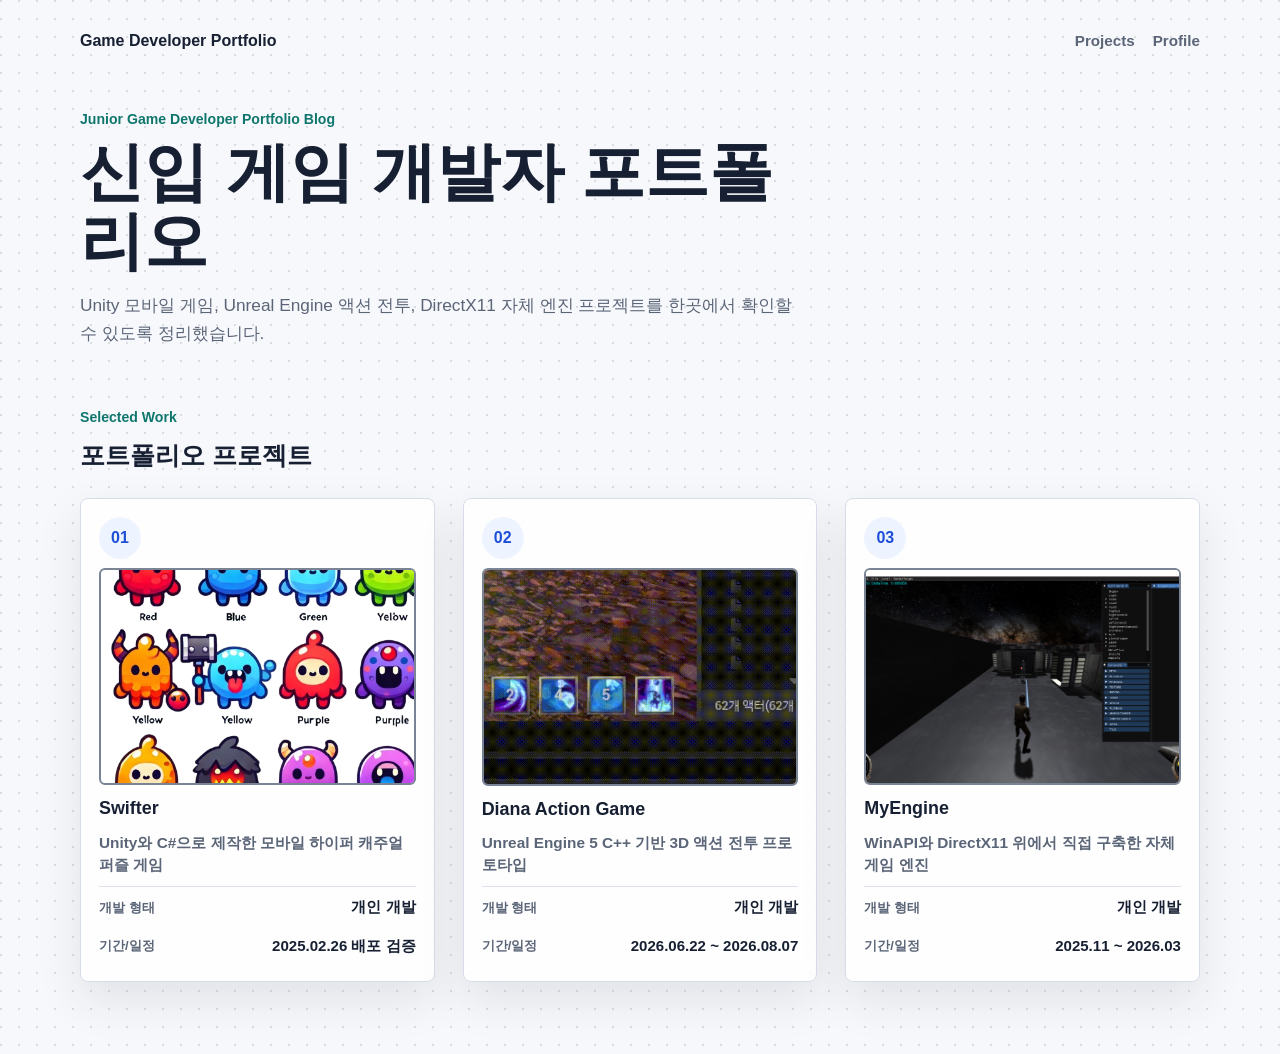
<file: index.html>
<!DOCTYPE html>
<html lang="ko">
<head>
  <meta charset="UTF-8">
  <meta name="viewport" content="width=device-width, initial-scale=1.0">
  <title>신입 개발자 게임 개발 포트폴리오</title>
  <meta name="description" content="Unity, Unreal Engine, DirectX11 프로젝트를 정리한 신입 개발자 포트폴리오 블로그">
  <link rel="stylesheet" href="assets/css/style.css">
</head>
<body>
  <header class="site-header">
    <nav class="nav" aria-label="주요 메뉴">
      <a class="logo" href="index.html">Game Developer Portfolio</a>
      <div class="nav-links">
        <a href="#projects">Projects</a>
        <a href="#profile">Profile</a>
      </div>
    </nav>

    <section class="intro" id="profile">
      <p class="eyebrow">Junior Game Developer Portfolio Blog</p>
      <h1>신입 게임 개발자 포트폴리오</h1>
      <p class="intro-copy">
        Unity 모바일 게임, Unreal Engine 액션 전투, DirectX11 자체 엔진 프로젝트를 한곳에서 확인할 수 있도록 정리했습니다.
      </p>
    </section>
  </header>

  <main>
    <section class="project-section" id="projects" aria-labelledby="projects-title">
      <div class="section-heading">
        <p class="eyebrow">Selected Work</p>
        <h2 id="projects-title">포트폴리오 프로젝트</h2>
      </div>

      <div class="project-grid">
        <a class="project-card" href="projects/Swifter_Portfolio.html" aria-label="Swifter 포트폴리오 상세 보기">
          <span class="project-number">01</span>
          <img src="Image/Swifter_Portfolio/Character-Image.png" alt="Swifter 캐릭터 썸네일 이미지">
          <span class="project-title">Swifter</span>
          <span class="project-summary">Unity와 C#으로 제작한 모바일 하이퍼 캐주얼 퍼즐 게임</span>
          <span class="project-meta"><strong>개발 형태</strong>개인 개발</span>
          <span class="project-meta"><strong>기간/일정</strong>2025.02.26 배포 검증</span>
        </a>

        <a class="project-card" href="projects/Diana_Action_Game.html" aria-label="Diana Action Game 포트폴리오 상세 보기">
          <span class="project-number">02</span>
          <img src="Image/Diana_Action_Game/skill-cool-ui-cooldown-crop.png" alt="Diana Action Game 전투 UI 썸네일 이미지">
          <span class="project-title">Diana Action Game</span>
          <span class="project-summary">Unreal Engine 5 C++ 기반 3D 액션 전투 프로토타입</span>
          <span class="project-meta"><strong>개발 형태</strong>개인 개발</span>
          <span class="project-meta"><strong>기간/일정</strong>2026.06.22 ~ 2026.08.07</span>
        </a>

        <a class="project-card" href="projects/MyEngine.html" aria-label="MyEngine 포트폴리오 상세 보기">
          <span class="project-number">03</span>
          <img src="Image/MyEngine/01_cover_overview.png" alt="MyEngine 실행 화면 썸네일 이미지">
          <span class="project-title">MyEngine</span>
          <span class="project-summary">WinAPI와 DirectX11 위에서 직접 구축한 자체 게임 엔진</span>
          <span class="project-meta"><strong>개발 형태</strong>개인 개발</span>
          <span class="project-meta"><strong>기간/일정</strong>2025.11 ~ 2026.03</span>
        </a>
      </div>
    </section>
  </main>
</body>
</html>
</file>
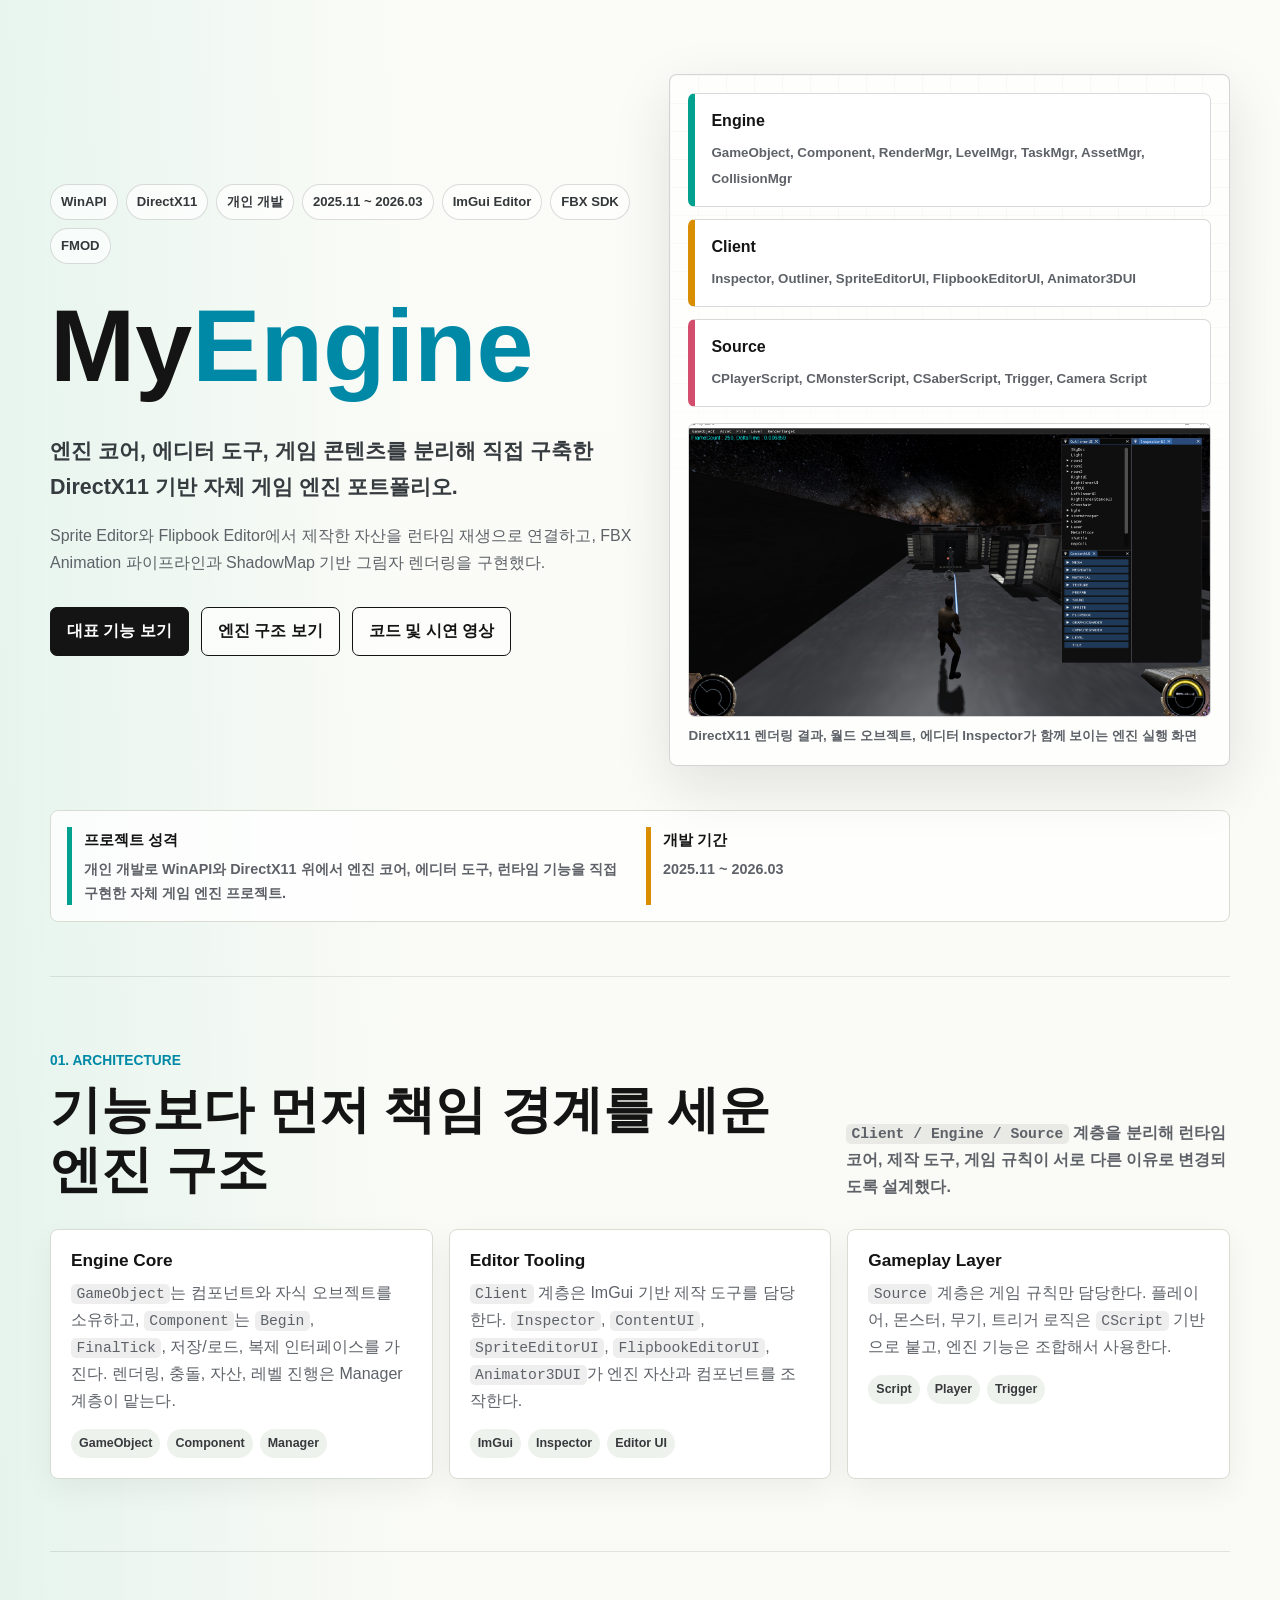
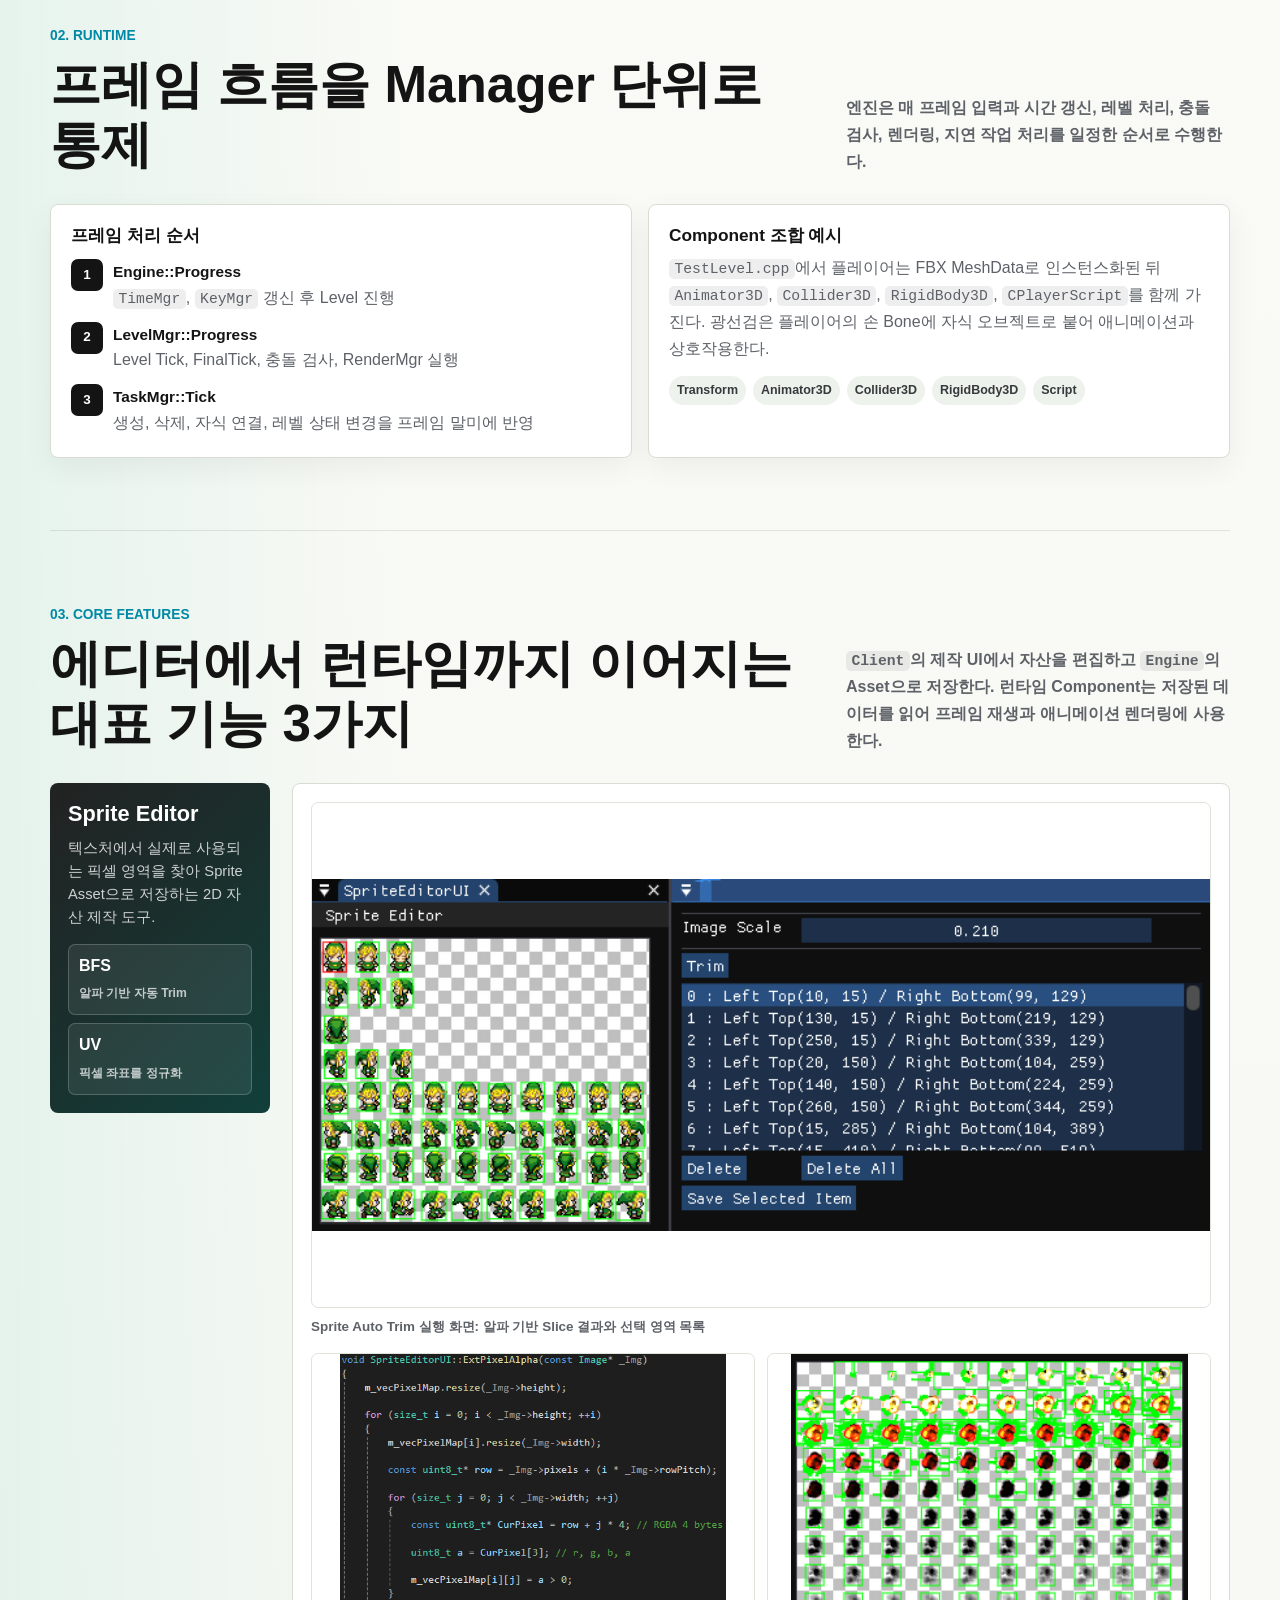
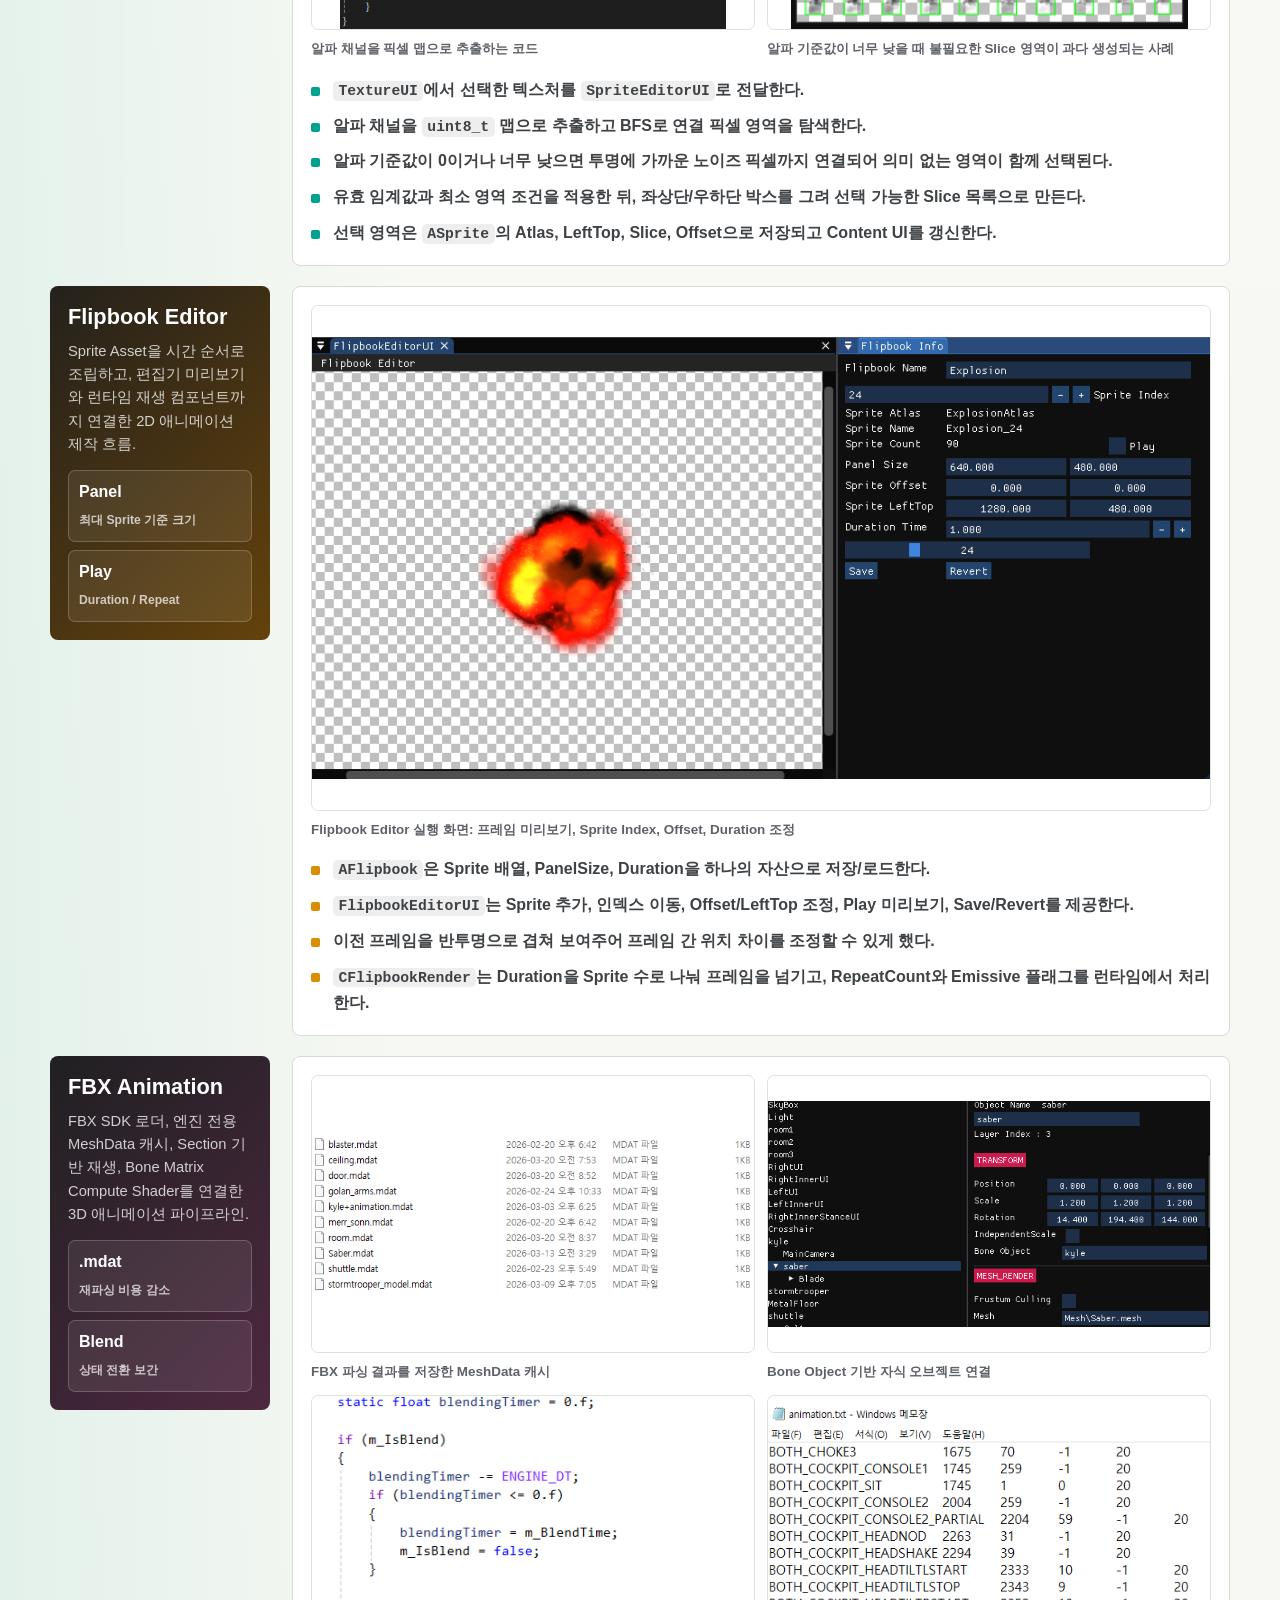
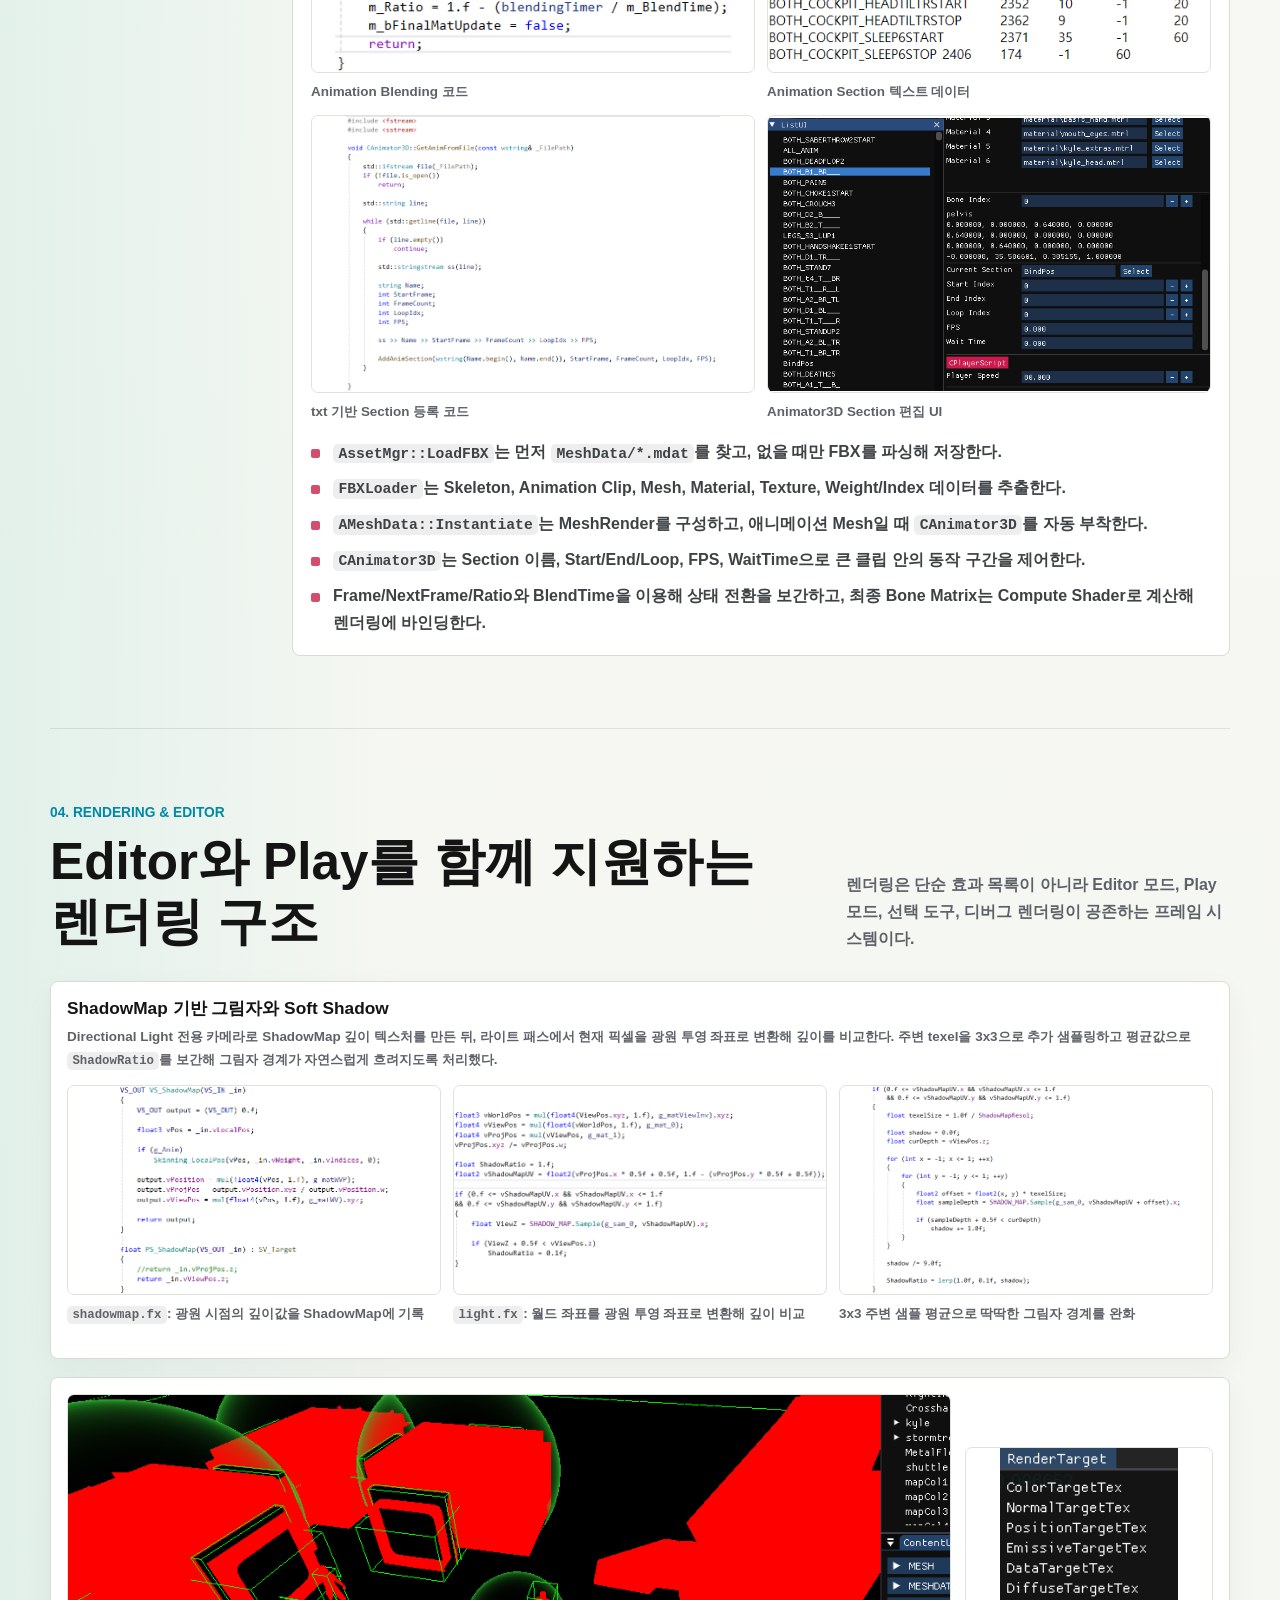
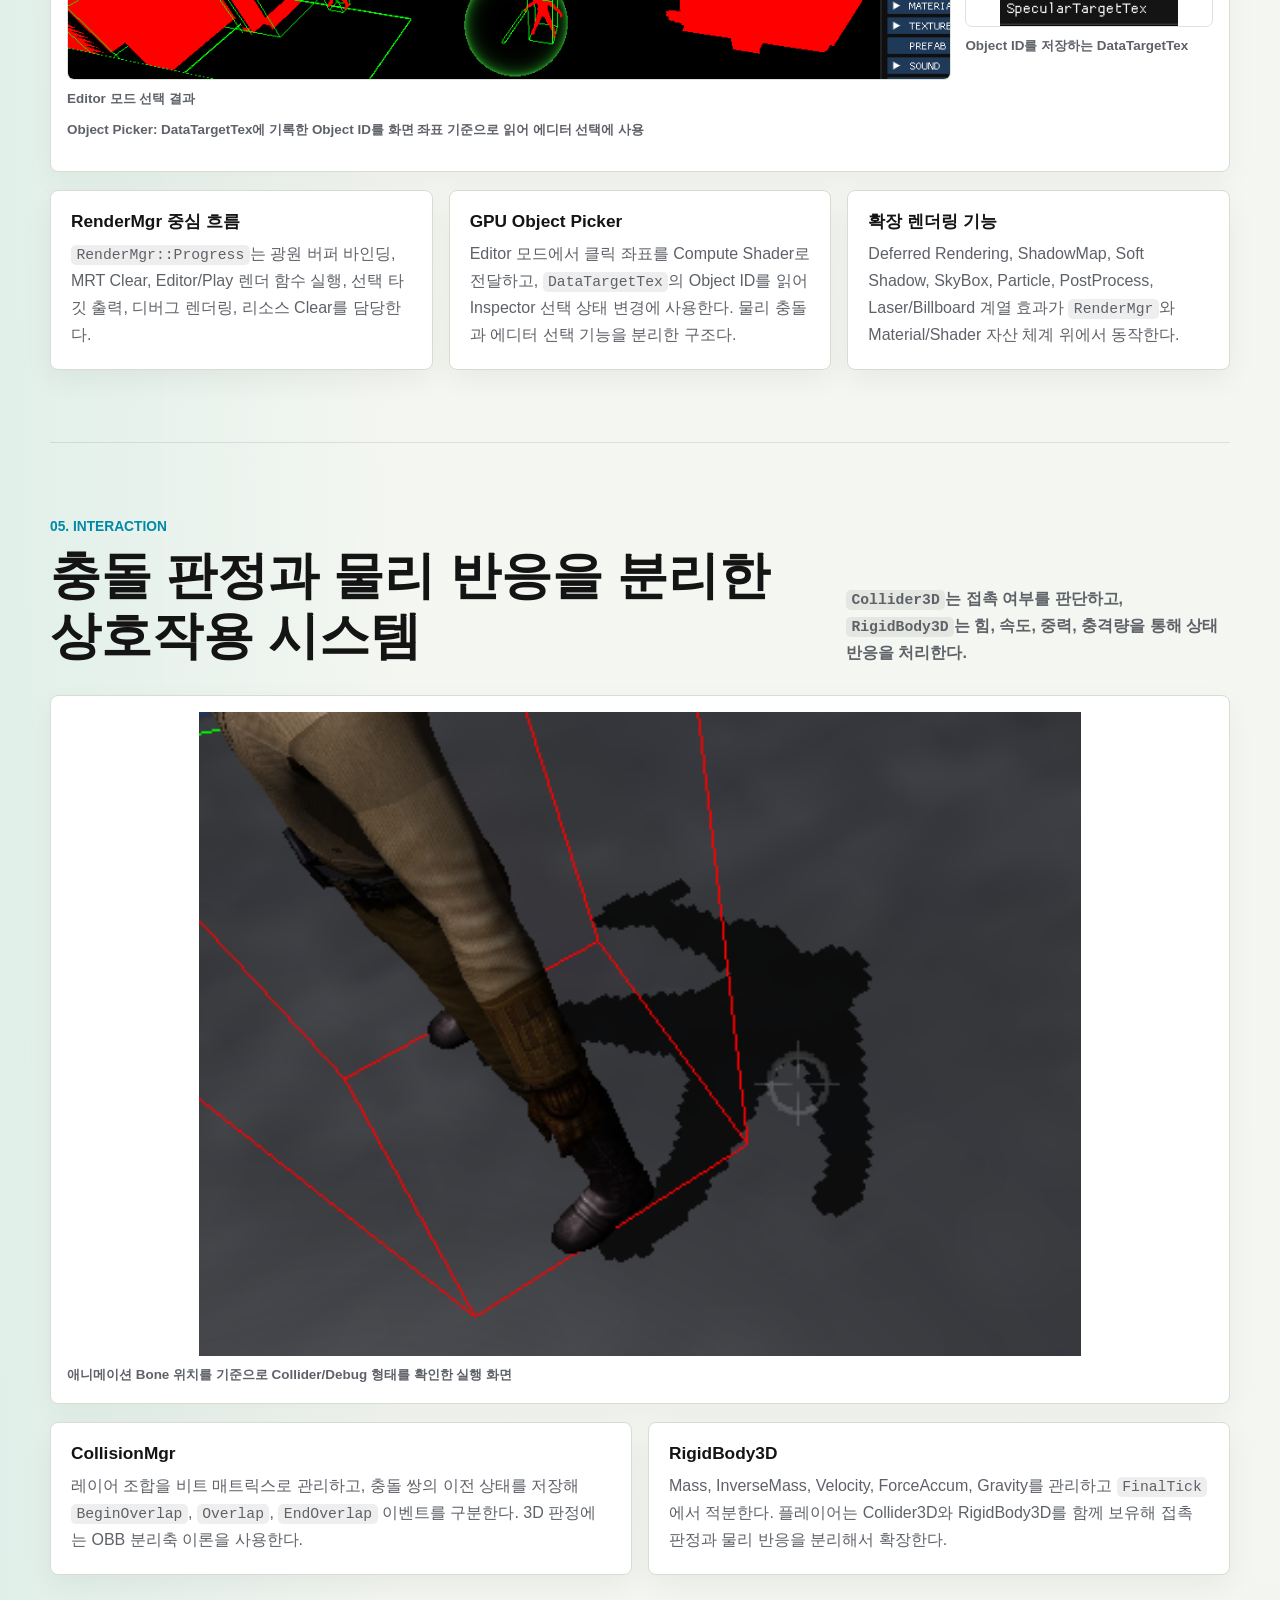
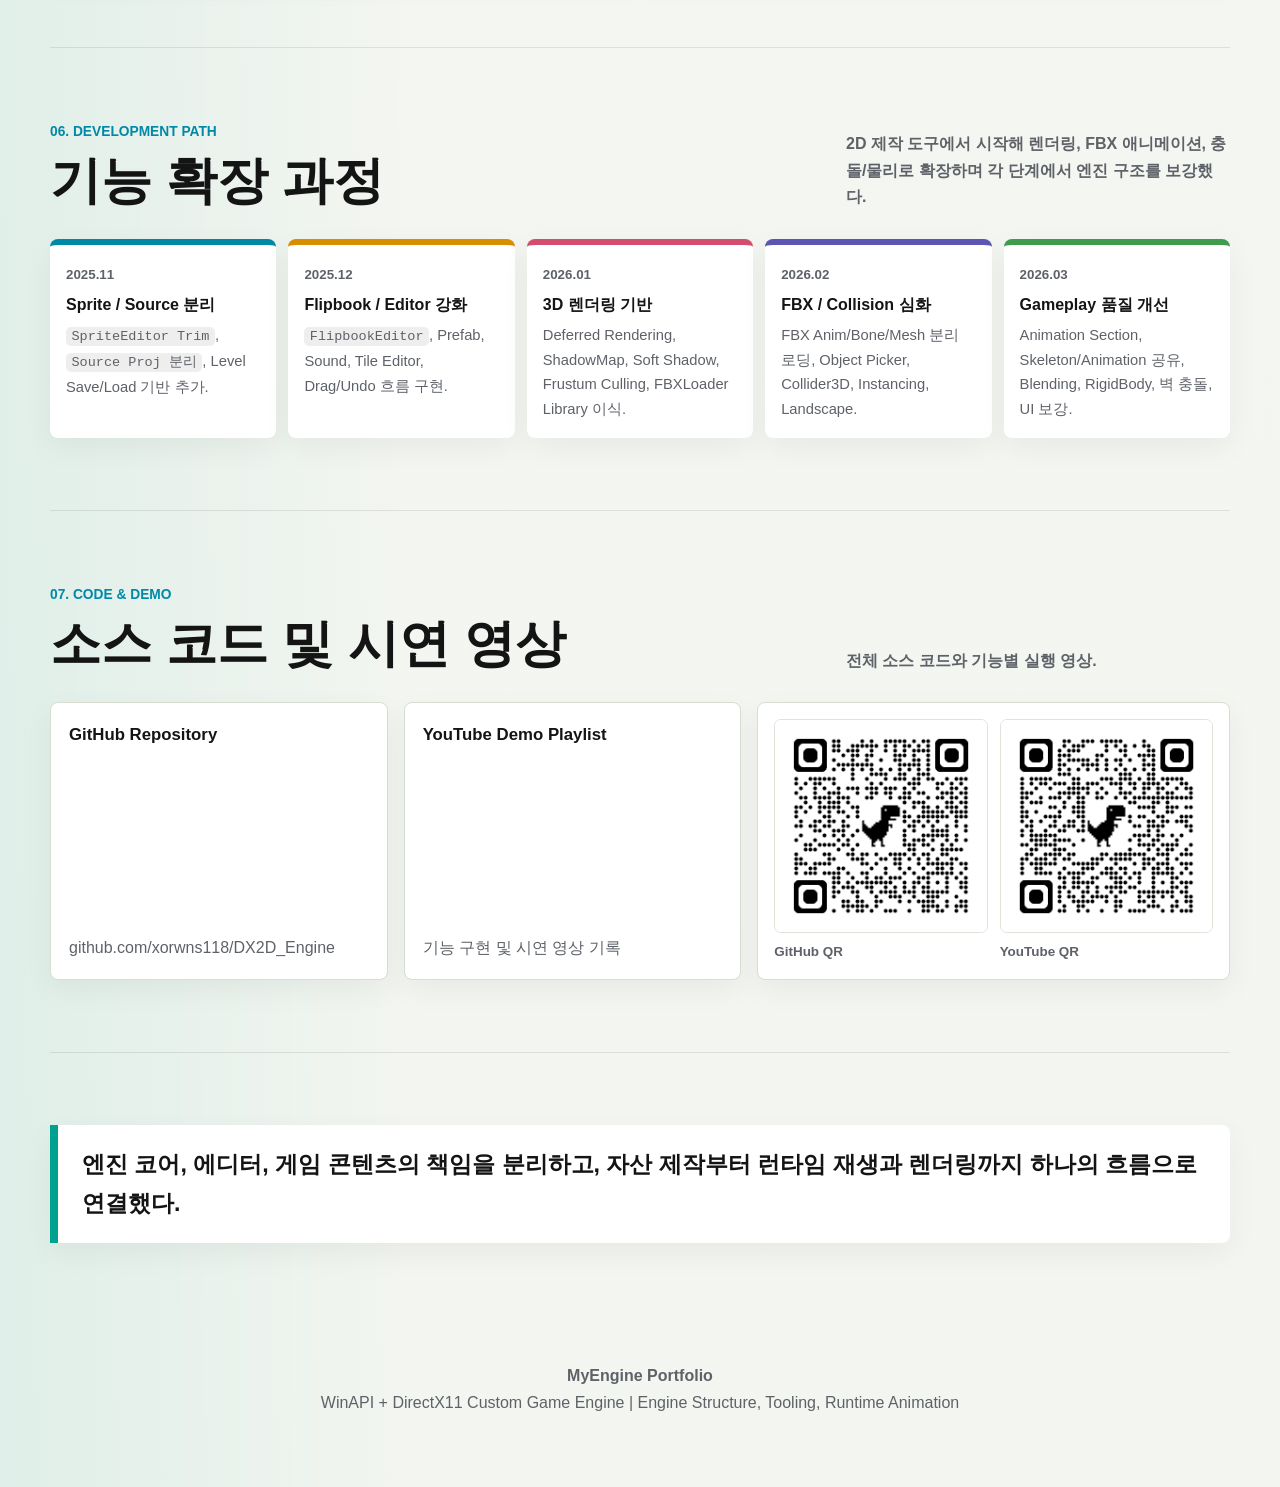
<file: projects/MyEngine.html>
<!doctype html>
<html lang="ko">
<head>
  <meta charset="utf-8">
  <meta name="viewport" content="width=device-width, initial-scale=1">
  <title>MyEngine | DirectX11 Custom Engine Portfolio</title>
  <meta name="description" content="WinAPI + DirectX11 기반 자체 게임 엔진 MyEngine의 구조와 핵심 기능 포트폴리오">
  <style>
    :root {
      --ink: #141414;
      --muted: #5e6268;
      --paper: #f7f8f3;
      --panel: #ffffff;
      --line: #d8ddd2;
      --soft: #eef2ec;
      --mint: #00a18f;
      --teal: #0089a7;
      --amber: #d98d00;
      --rose: #d34d6d;
      --violet: #5d55b3;
      --charcoal: #232323;
      --radius: 8px;
      --shadow: 0 20px 60px rgba(18, 18, 18, 0.11);
    }

    * {
      box-sizing: border-box;
    }

    html {
      scroll-behavior: smooth;
    }

    body {
      margin: 0;
      color: var(--ink);
      background:
        linear-gradient(90deg, rgba(0, 161, 143, 0.08), transparent 32%),
        linear-gradient(180deg, #fbfcf7 0%, var(--paper) 42%, #f2f5f0 100%);
      font-family: "Malgun Gothic", "Apple SD Gothic Neo", "Segoe UI", sans-serif;
      line-height: 1.68;
      letter-spacing: 0;
    }

    a {
      color: inherit;
    }

    img {
      display: block;
      max-width: 100%;
    }

    code {
      padding: 0.12rem 0.34rem;
      border-radius: 5px;
      background: rgba(20, 20, 20, 0.07);
      font-family: Consolas, "Cascadia Mono", monospace;
      font-size: 0.92em;
    }

    .page {
      width: min(1180px, calc(100% - 32px));
      margin: 0 auto;
    }

    .hero {
      min-height: 92vh;
      display: grid;
      grid-template-columns: minmax(0, 1.02fr) minmax(360px, 0.98fr);
      gap: 36px;
      align-items: center;
      padding: 46px 0 34px;
    }

    .eyebrow {
      display: flex;
      flex-wrap: wrap;
      gap: 8px;
      margin-bottom: 22px;
    }

    .pill {
      border: 1px solid rgba(20, 20, 20, 0.14);
      border-radius: 999px;
      padding: 6px 10px;
      background: rgba(255, 255, 255, 0.64);
      color: #34383b;
      font-size: 0.82rem;
      font-weight: 700;
    }

    h1,
    h2,
    h3 {
      margin: 0;
      line-height: 1.18;
      letter-spacing: 0;
    }

    h1 {
      max-width: 820px;
      font-size: clamp(3.4rem, 8vw, 7.6rem);
      font-weight: 900;
    }

    h1 span {
      color: var(--teal);
    }

    .hero-lead {
      max-width: 720px;
      margin: 26px 0 0;
      color: #363b3f;
      font-size: clamp(1.08rem, 2vw, 1.34rem);
      font-weight: 650;
    }

    .hero-note {
      max-width: 700px;
      margin: 18px 0 0;
      color: var(--muted);
      font-size: 1rem;
    }

    .hero-actions {
      display: flex;
      flex-wrap: wrap;
      gap: 12px;
      margin-top: 30px;
    }

    .button {
      display: inline-flex;
      min-height: 44px;
      align-items: center;
      justify-content: center;
      border: 1px solid var(--ink);
      border-radius: 7px;
      padding: 10px 16px;
      background: var(--ink);
      color: #fff;
      font-weight: 800;
      text-decoration: none;
    }

    .button.secondary {
      background: rgba(255, 255, 255, 0.65);
      color: var(--ink);
    }

    .system-panel {
      position: relative;
      padding: 18px;
      border: 1px solid rgba(20, 20, 20, 0.18);
      border-radius: var(--radius);
      background: rgba(255, 255, 255, 0.78);
      box-shadow: var(--shadow);
      overflow: hidden;
    }

    .system-panel::before {
      content: "";
      position: absolute;
      inset: 0;
      background-image:
        linear-gradient(rgba(20, 20, 20, 0.05) 1px, transparent 1px),
        linear-gradient(90deg, rgba(20, 20, 20, 0.05) 1px, transparent 1px);
      background-size: 28px 28px;
      mask-image: linear-gradient(180deg, rgba(0, 0, 0, 0.55), transparent 75%);
      pointer-events: none;
    }

    .map-stack {
      position: relative;
      display: grid;
      gap: 12px;
      z-index: 1;
    }

    .map-node {
      border: 1px solid rgba(20, 20, 20, 0.16);
      border-left: 7px solid var(--mint);
      border-radius: 7px;
      padding: 14px 16px;
      background: rgba(255, 255, 255, 0.91);
    }

    .map-node:nth-child(2) {
      border-left-color: var(--amber);
    }

    .map-node:nth-child(3) {
      border-left-color: var(--rose);
    }

    .map-node strong {
      display: block;
      margin-bottom: 4px;
      font-size: 1rem;
    }

    .map-node small {
      color: var(--muted);
      font-weight: 700;
    }

    .asset-mosaic {
      position: relative;
      z-index: 1;
      display: grid;
      grid-template-columns: repeat(5, minmax(0, 1fr));
      gap: 8px;
      margin: 16px 0 0;
    }

    .asset-mosaic img {
      width: 100%;
      aspect-ratio: 1;
      object-fit: cover;
      border: 1px solid rgba(20, 20, 20, 0.16);
      border-radius: 7px;
      background: #fff;
    }

    .hero-shot {
      position: relative;
      z-index: 1;
      margin: 16px 0 0;
    }

    .hero-shot img {
      width: 100%;
      aspect-ratio: 16 / 9;
      object-fit: cover;
      border: 1px solid rgba(20, 20, 20, 0.18);
      border-radius: 7px;
      background: #fff;
    }

    figcaption,
    .caption {
      margin-top: 8px;
      color: var(--muted);
      font-size: 0.84rem;
      font-weight: 750;
    }

    .submission-note {
      display: grid;
      grid-template-columns: 1fr 1fr;
      gap: 12px;
      margin: -18px 0 54px;
      border: 1px solid var(--line);
      border-radius: var(--radius);
      padding: 16px;
      background: rgba(255, 255, 255, 0.82);
    }

    .submission-note div {
      border-left: 5px solid var(--mint);
      padding-left: 12px;
    }

    .submission-note div:last-child {
      border-left-color: var(--amber);
    }

    .submission-note strong {
      display: block;
      margin-bottom: 4px;
      font-size: 0.95rem;
    }

    .submission-note span {
      display: block;
      color: var(--muted);
      font-size: 0.9rem;
      font-weight: 650;
    }

    .section {
      padding: 72px 0;
      border-top: 1px solid rgba(20, 20, 20, 0.1);
    }

    .section-head {
      display: grid;
      grid-template-columns: minmax(0, 0.9fr) minmax(280px, 0.45fr);
      gap: 28px;
      align-items: end;
      margin-bottom: 28px;
    }

    .section-kicker {
      color: var(--teal);
      font-size: 0.86rem;
      font-weight: 900;
      text-transform: uppercase;
    }

    h2 {
      margin-top: 8px;
      font-size: clamp(2rem, 4vw, 3.2rem);
      font-weight: 900;
    }

    .section-copy {
      margin: 0;
      color: var(--muted);
      font-weight: 650;
    }

    .grid {
      display: grid;
      gap: 16px;
    }

    .grid.two {
      grid-template-columns: repeat(2, minmax(0, 1fr));
    }

    .grid.three {
      grid-template-columns: repeat(3, minmax(0, 1fr));
    }

    .card {
      border: 1px solid var(--line);
      border-radius: var(--radius);
      padding: 20px;
      background: var(--panel);
      box-shadow: 0 10px 30px rgba(20, 20, 20, 0.055);
    }

    .card h3 {
      font-size: 1.08rem;
      font-weight: 900;
    }

    .card p {
      margin: 10px 0 0;
      color: var(--muted);
    }

    .tag-row {
      display: flex;
      flex-wrap: wrap;
      gap: 7px;
      margin-top: 14px;
    }

    .tag {
      border-radius: 999px;
      padding: 4px 8px;
      background: var(--soft);
      color: #373a3d;
      font-size: 0.78rem;
      font-weight: 800;
    }

    .flow {
      display: grid;
      gap: 10px;
      margin-top: 14px;
    }

    .flow-step {
      display: grid;
      grid-template-columns: 32px minmax(0, 1fr);
      gap: 10px;
      align-items: start;
    }

    .flow-step span {
      display: inline-flex;
      width: 32px;
      height: 32px;
      align-items: center;
      justify-content: center;
      border-radius: 7px;
      background: var(--ink);
      color: #fff;
      font-size: 0.84rem;
      font-weight: 900;
    }

    .flow-step b {
      display: block;
      font-size: 0.96rem;
    }

    .flow-step em {
      display: block;
      color: var(--muted);
      font-style: normal;
    }

    .feature {
      display: grid;
      grid-template-columns: minmax(190px, 0.38fr) minmax(0, 1.62fr);
      gap: 22px;
      align-items: start;
      margin-top: 18px;
    }

    .feature + .feature {
      margin-top: 20px;
    }

    .feature-aside {
      display: flex;
      flex-direction: column;
      justify-content: space-between;
      gap: 14px;
      border-radius: var(--radius);
      padding: 18px;
      background: var(--charcoal);
      color: #fff;
      min-height: 0;
    }

    .feature-aside.sprite {
      background: linear-gradient(135deg, #222 0%, #113f3a 100%);
    }

    .feature-aside.flipbook {
      background: linear-gradient(135deg, #24211c 0%, #64420b 100%);
    }

    .feature-aside.fbx {
      background: linear-gradient(135deg, #202022 0%, #4e2840 100%);
    }

    .feature-aside h3 {
      font-size: clamp(1.22rem, 1.7vw, 1.58rem);
    }

    .feature-aside p {
      margin: 10px 0 0;
      color: rgba(255, 255, 255, 0.78);
      font-size: 0.92rem;
      line-height: 1.58;
    }

    .mini-metric {
      display: grid;
      grid-template-columns: 1fr;
      gap: 8px;
      margin-top: 0;
    }

    .mini-metric div {
      border: 1px solid rgba(255, 255, 255, 0.2);
      border-radius: 7px;
      padding: 8px 10px;
      background: rgba(255, 255, 255, 0.08);
    }

    .mini-metric strong {
      display: block;
      font-size: 1rem;
    }

    .mini-metric small {
      color: rgba(255, 255, 255, 0.72);
      font-size: 0.76rem;
      font-weight: 700;
    }

    .visual-card {
      border: 1px solid var(--line);
      border-radius: var(--radius);
      padding: 18px;
      background: #fff;
    }

    .visual-card figure {
      margin: 0 0 14px;
    }

    .preview-board {
      display: grid;
      grid-template-columns: 1fr 1fr;
      gap: 12px;
      margin-bottom: 14px;
    }

    .preview-board img {
      width: 100%;
      aspect-ratio: 16 / 10;
      object-fit: cover;
      border: 1px solid #dfe4da;
      border-radius: 7px;
      background: #fafafa;
    }

    .evidence-shot {
      width: 100%;
      aspect-ratio: 16 / 9;
      object-fit: contain;
      border: 1px solid #dfe4da;
      border-radius: 7px;
      background: #fff;
    }

    .evidence-grid {
      display: grid;
      grid-template-columns: repeat(3, minmax(0, 1fr));
      gap: 12px;
      margin-bottom: 16px;
    }

    .evidence-grid figure {
      margin: 0;
    }

    .evidence-grid img {
      width: 100%;
      aspect-ratio: 16 / 9;
      object-fit: contain;
      border: 1px solid #dfe4da;
      border-radius: 7px;
      background: #fff;
    }

    .evidence-grid.fbx-grid {
      grid-template-columns: repeat(2, minmax(0, 1fr));
    }

    .evidence-grid.fbx-grid img {
      aspect-ratio: 16 / 10;
    }

    .detail-board {
      display: grid;
      grid-template-columns: repeat(2, minmax(0, 1fr));
      gap: 12px;
      margin: 0 0 16px;
    }

    .detail-board figure {
      margin: 0;
    }

    .detail-board img {
      width: 100%;
      aspect-ratio: 16 / 10;
      object-fit: contain;
      border: 1px solid #dfe4da;
      border-radius: 7px;
      background: #fff;
    }

    .wide-evidence {
      margin: 0 0 18px;
      border: 1px solid var(--line);
      border-radius: var(--radius);
      padding: 16px;
      background: #fff;
      box-shadow: 0 10px 30px rgba(20, 20, 20, 0.045);
    }

    .wide-evidence h3 {
      margin: 0 0 8px;
      font-size: 1.08rem;
    }

    .wide-evidence img {
      width: 100%;
      aspect-ratio: 16 / 9;
      object-fit: contain;
      border-radius: 7px;
      background: #fff;
    }

    .image-pair {
      display: grid;
      grid-template-columns: minmax(0, 1fr) minmax(150px, 0.28fr);
      gap: 14px;
      align-items: center;
    }

    .image-pair figure {
      margin: 0;
    }

    .image-pair img {
      aspect-ratio: auto;
      border: 1px solid #dfe4da;
    }

    .image-pair .square-proof img {
      aspect-ratio: 1;
      max-height: 180px;
      object-fit: contain;
      margin: 0 auto;
    }

    .check-list {
      display: grid;
      gap: 9px;
      margin: 0;
      padding: 0;
      list-style: none;
    }

    .check-list li {
      position: relative;
      padding-left: 22px;
      color: #3e4245;
      font-weight: 650;
    }

    .check-list li::before {
      content: "";
      position: absolute;
      left: 0;
      top: 0.62em;
      width: 9px;
      height: 9px;
      border-radius: 2px;
      background: var(--mint);
    }

    .feature:nth-of-type(2) .check-list li::before {
      background: var(--amber);
    }

    .feature:nth-of-type(3) .check-list li::before {
      background: var(--rose);
    }

    .timeline {
      display: grid;
      grid-template-columns: repeat(5, minmax(0, 1fr));
      gap: 12px;
    }

    .time-card {
      border-top: 6px solid var(--teal);
      border-radius: var(--radius);
      padding: 16px;
      background: var(--panel);
      box-shadow: 0 10px 30px rgba(20, 20, 20, 0.05);
    }

    .time-card:nth-child(2) {
      border-top-color: var(--amber);
    }

    .time-card:nth-child(3) {
      border-top-color: var(--rose);
    }

    .time-card:nth-child(4) {
      border-top-color: var(--violet);
    }

    .time-card:nth-child(5) {
      border-top-color: #3f9c4f;
    }

    .time-card small {
      color: var(--muted);
      font-weight: 900;
    }

    .time-card h3 {
      margin-top: 8px;
      font-size: 1rem;
    }

    .time-card p {
      margin: 8px 0 0;
      color: var(--muted);
      font-size: 0.92rem;
    }

    .quote {
      border-left: 8px solid var(--mint);
      border-radius: 0 var(--radius) var(--radius) 0;
      padding: 20px 24px;
      background: #fff;
      box-shadow: 0 10px 30px rgba(20, 20, 20, 0.05);
      font-size: clamp(1.1rem, 2vw, 1.45rem);
      font-weight: 850;
    }

    .source-table {
      width: 100%;
      border-collapse: collapse;
      overflow: hidden;
      border: 1px solid var(--line);
      border-radius: var(--radius);
      background: #fff;
    }

    .source-table th,
    .source-table td {
      padding: 12px 14px;
      border-bottom: 1px solid var(--line);
      text-align: left;
      vertical-align: top;
    }

    .link-grid {
      display: grid;
      grid-template-columns: 1fr 1fr 1.4fr;
      gap: 16px;
      align-items: stretch;
    }

    .link-card {
      display: flex;
      flex-direction: column;
      justify-content: space-between;
      min-height: 170px;
      border: 1px solid var(--line);
      border-radius: var(--radius);
      padding: 18px;
      background: #fff;
      color: var(--ink);
      text-decoration: none;
      box-shadow: 0 10px 30px rgba(20, 20, 20, 0.05);
    }

    .link-card strong {
      display: block;
      font-size: 1.05rem;
    }

    .link-card span {
      display: block;
      margin-top: 8px;
      color: var(--muted);
      overflow-wrap: anywhere;
    }

    .qr-card {
      margin: 0;
      border: 1px solid var(--line);
      border-radius: var(--radius);
      padding: 16px;
      background: #fff;
      box-shadow: 0 10px 30px rgba(20, 20, 20, 0.05);
    }

    .qr-card img {
      width: 100%;
      aspect-ratio: 16 / 9;
      object-fit: contain;
      border-radius: 7px;
      background: #fff;
    }

    .qr-pair {
      display: grid;
      grid-template-columns: repeat(2, minmax(0, 1fr));
      gap: 12px;
    }

    .qr-pair figure {
      margin: 0;
    }

    .qr-pair img {
      aspect-ratio: 1;
      border: 1px solid #dfe4da;
    }

    .source-table th {
      width: 230px;
      background: #f0f4ee;
      font-size: 0.9rem;
    }

    .source-table tr:last-child th,
    .source-table tr:last-child td {
      border-bottom: 0;
    }

    .footer {
      padding: 48px 0 70px;
      color: var(--muted);
      text-align: center;
    }

    @media (max-width: 920px) {
      .hero,
      .section-head,
      .feature,
      .grid.two,
      .grid.three {
        grid-template-columns: 1fr;
      }

      .hero {
        min-height: auto;
      }

      .timeline {
        grid-template-columns: repeat(2, minmax(0, 1fr));
      }
    }

    @media (max-width: 620px) {
      .page {
        width: min(100% - 22px, 1180px);
      }

      h1 {
        font-size: 3.1rem;
      }

      .section {
        padding: 52px 0;
      }

      .system-panel,
      .card,
      .visual-card,
      .feature-aside {
        padding: 15px;
      }

      .asset-mosaic {
        grid-template-columns: repeat(3, minmax(0, 1fr));
      }

      .preview-board,
      .evidence-grid,
      .detail-board,
      .image-pair,
      .qr-pair,
      .timeline,
      .mini-metric,
      .submission-note,
      .link-grid {
        grid-template-columns: 1fr;
      }

      .source-table,
      .source-table tbody,
      .source-table tr,
      .source-table th,
      .source-table td {
        display: block;
        width: 100%;
      }

      .evidence-grid.fbx-grid {
        grid-template-columns: 1fr;
      }

      .source-table th {
        border-bottom: 0;
      }
    }

    main img[role="button"] {
      cursor: zoom-in;
    }

    main img[role="button"]:focus-visible {
      outline: 3px solid var(--teal);
      outline-offset: 4px;
    }

    .image-dialog {
      width: min(1440px, calc(100% - 24px));
      max-width: none;
      max-height: calc(100dvh - 24px);
      padding: 52px 16px 16px;
      border: 1px solid #555;
      border-radius: 8px;
      background: #171717;
      color: #fff;
      overscroll-behavior: contain;
    }

    .image-dialog::backdrop {
      background: rgba(0, 0, 0, 0.82);
    }

    .image-dialog figure {
      margin: 0;
    }

    .image-dialog img {
      width: 100%;
      height: min(80dvh, 1000px);
      object-fit: contain;
    }

    .image-dialog figcaption {
      color: #eee;
      overflow-wrap: anywhere;
      text-align: center;
    }

    .image-dialog-close {
      position: absolute;
      top: 4px;
      right: 8px;
      width: 44px;
      height: 44px;
      border: 0;
      border-radius: 4px;
      background: transparent;
      color: #fff;
      font-size: 32px;
      cursor: pointer;
    }

    .image-dialog-close:hover,
    .image-dialog-close:focus-visible {
      background: #414141;
    }

    @media print {
      .image-dialog {
        display: none;
      }

      body {
        background: #fff;
      }

      .section,
      .hero {
        min-height: auto;
        break-inside: avoid;
      }

      .button {
        display: none;
      }

      .card,
      .system-panel,
      .visual-card,
      .quote {
        box-shadow: none;
      }
    }
  </style>
</head>
<body>
  <main class="page">
    <section class="hero" id="top">
      <div>
        <div class="eyebrow" aria-label="project stack">
          <span class="pill">WinAPI</span>
          <span class="pill">DirectX11</span>
          <span class="pill">개인 개발</span>
          <span class="pill">2025.11 ~ 2026.03</span>
          <span class="pill">ImGui Editor</span>
          <span class="pill">FBX SDK</span>
          <span class="pill">FMOD</span>
        </div>
        <h1>My<span>Engine</span></h1>
        <p class="hero-lead">
          엔진 코어, 에디터 도구, 게임 콘텐츠를 분리해 직접 구축한 DirectX11 기반 자체 게임 엔진 포트폴리오.
        </p>
        <p class="hero-note">
          Sprite Editor와 Flipbook Editor에서 제작한 자산을 런타임 재생으로 연결하고,
          FBX Animation 파이프라인과 ShadowMap 기반 그림자 렌더링을 구현했다.
        </p>
        <div class="hero-actions">
          <a class="button" href="#features">대표 기능 보기</a>
          <a class="button secondary" href="#architecture">엔진 구조 보기</a>
          <a class="button secondary" href="#links">코드 및 시연 영상</a>
        </div>
      </div>

      <aside class="system-panel" aria-label="engine structure summary">
        <div class="map-stack">
          <div class="map-node">
            <strong>Engine</strong>
            <small>GameObject, Component, RenderMgr, LevelMgr, TaskMgr, AssetMgr, CollisionMgr</small>
          </div>
          <div class="map-node">
            <strong>Client</strong>
            <small>Inspector, Outliner, SpriteEditorUI, FlipbookEditorUI, Animator3DUI</small>
          </div>
          <div class="map-node">
            <strong>Source</strong>
            <small>CPlayerScript, CMonsterScript, CSaberScript, Trigger, Camera Script</small>
          </div>
        </div>
        <figure class="hero-shot" aria-label="engine runtime screenshot">
          <img src="../Image/MyEngine/01_cover_overview.png" alt="MyEngine runtime screenshot">
          <figcaption>DirectX11 렌더링 결과, 월드 오브젝트, 에디터 Inspector가 함께 보이는 엔진 실행 화면</figcaption>
        </figure>
      </aside>
    </section>

    <section class="submission-note" aria-label="submission-ready summary">
      <div>
        <strong>프로젝트 성격</strong>
        <span>개인 개발로 WinAPI와 DirectX11 위에서 엔진 코어, 에디터 도구, 런타임 기능을 직접 구현한 자체 게임 엔진 프로젝트.</span>
      </div>
      <div>
        <strong>개발 기간</strong>
        <span>2025.11 ~ 2026.03</span>
      </div>
    </section>

    <section class="section" id="architecture">
      <div class="section-head">
        <div>
          <div class="section-kicker">01. Architecture</div>
          <h2>기능보다 먼저 책임 경계를 세운 엔진 구조</h2>
        </div>
        <p class="section-copy">
          <code>Client / Engine / Source</code> 계층을 분리해 런타임 코어, 제작 도구, 게임 규칙이 서로 다른 이유로 변경되도록 설계했다.
        </p>
      </div>

      <div class="grid three">
        <article class="card">
          <h3>Engine Core</h3>
          <p>
            <code>GameObject</code>는 컴포넌트와 자식 오브젝트를 소유하고,
            <code>Component</code>는 <code>Begin</code>, <code>FinalTick</code>, 저장/로드, 복제 인터페이스를 가진다.
            렌더링, 충돌, 자산, 레벨 진행은 Manager 계층이 맡는다.
          </p>
          <div class="tag-row">
            <span class="tag">GameObject</span>
            <span class="tag">Component</span>
            <span class="tag">Manager</span>
          </div>
        </article>
        <article class="card">
          <h3>Editor Tooling</h3>
          <p>
            <code>Client</code> 계층은 ImGui 기반 제작 도구를 담당한다.
            <code>Inspector</code>, <code>ContentUI</code>, <code>SpriteEditorUI</code>, <code>FlipbookEditorUI</code>,
            <code>Animator3DUI</code>가 엔진 자산과 컴포넌트를 조작한다.
          </p>
          <div class="tag-row">
            <span class="tag">ImGui</span>
            <span class="tag">Inspector</span>
            <span class="tag">Editor UI</span>
          </div>
        </article>
        <article class="card">
          <h3>Gameplay Layer</h3>
          <p>
            <code>Source</code> 계층은 게임 규칙만 담당한다.
            플레이어, 몬스터, 무기, 트리거 로직은 <code>CScript</code> 기반으로 붙고,
            엔진 기능은 조합해서 사용한다.
          </p>
          <div class="tag-row">
            <span class="tag">Script</span>
            <span class="tag">Player</span>
            <span class="tag">Trigger</span>
          </div>
        </article>
      </div>
    </section>

    <section class="section">
      <div class="section-head">
        <div>
          <div class="section-kicker">02. Runtime</div>
          <h2>프레임 흐름을 Manager 단위로 통제</h2>
        </div>
        <p class="section-copy">
          엔진은 매 프레임 입력과 시간 갱신, 레벨 처리, 충돌 검사, 렌더링, 지연 작업 처리를 일정한 순서로 수행한다.
        </p>
      </div>

      <div class="grid two">
        <article class="card">
          <h3>프레임 처리 순서</h3>
          <div class="flow">
            <div class="flow-step"><span>1</span><div><b>Engine::Progress</b><em><code>TimeMgr</code>, <code>KeyMgr</code> 갱신 후 Level 진행</em></div></div>
            <div class="flow-step"><span>2</span><div><b>LevelMgr::Progress</b><em>Level Tick, FinalTick, 충돌 검사, RenderMgr 실행</em></div></div>
            <div class="flow-step"><span>3</span><div><b>TaskMgr::Tick</b><em>생성, 삭제, 자식 연결, 레벨 상태 변경을 프레임 말미에 반영</em></div></div>
          </div>
        </article>
        <article class="card">
          <h3>Component 조합 예시</h3>
          <p>
            <code>TestLevel.cpp</code>에서 플레이어는 FBX MeshData로 인스턴스화된 뒤
            <code>Animator3D</code>, <code>Collider3D</code>, <code>RigidBody3D</code>, <code>CPlayerScript</code>를 함께 가진다.
            광선검은 플레이어의 손 Bone에 자식 오브젝트로 붙어 애니메이션과 상호작용한다.
          </p>
          <div class="tag-row">
            <span class="tag">Transform</span>
            <span class="tag">Animator3D</span>
            <span class="tag">Collider3D</span>
            <span class="tag">RigidBody3D</span>
            <span class="tag">Script</span>
          </div>
        </article>
      </div>
    </section>

    <section class="section" id="features">
      <div class="section-head">
        <div>
          <div class="section-kicker">03. Core Features</div>
          <h2>에디터에서 런타임까지 이어지는 대표 기능 3가지</h2>
        </div>
        <p class="section-copy">
          <code>Client</code>의 제작 UI에서 자산을 편집하고 <code>Engine</code>의 Asset으로 저장한다.
          런타임 Component는 저장된 데이터를 읽어 프레임 재생과 애니메이션 렌더링에 사용한다.
        </p>
      </div>

      <article class="feature">
        <div class="feature-aside sprite">
          <div>
            <h3>Sprite Editor</h3>
            <p>
              텍스처에서 실제로 사용되는 픽셀 영역을 찾아 Sprite Asset으로 저장하는 2D 자산 제작 도구.
            </p>
          </div>
          <div class="mini-metric">
            <div><strong>BFS</strong><small>알파 기반 자동 Trim</small></div>
            <div><strong>UV</strong><small>픽셀 좌표를 정규화</small></div>
          </div>
        </div>
        <div class="visual-card">
          <figure>
            <img class="evidence-shot" src="../Image/MyEngine/02_sprite_auto_trim_editor.png" alt="Sprite Editor auto trim result">
            <figcaption>Sprite Auto Trim 실행 화면: 알파 기반 Slice 결과와 선택 영역 목록</figcaption>
          </figure>
          <div class="detail-board">
            <figure>
              <img src="../Image/MyEngine/03_sprite_pixel_extract_code.png" alt="Sprite alpha extraction code">
              <figcaption>알파 채널을 픽셀 맵으로 추출하는 코드</figcaption>
            </figure>
            <figure>
              <img src="../Image/MyEngine/07_sprite_alpha_sample_b.png" alt="Sprite alpha threshold slice comparison">
              <figcaption>알파 기준값이 너무 낮을 때 불필요한 Slice 영역이 과다 생성되는 사례</figcaption>
            </figure>
          </div>
          <ul class="check-list">
            <li><code>TextureUI</code>에서 선택한 텍스처를 <code>SpriteEditorUI</code>로 전달한다.</li>
            <li>알파 채널을 <code>uint8_t</code> 맵으로 추출하고 BFS로 연결 픽셀 영역을 탐색한다.</li>
            <li>알파 기준값이 0이거나 너무 낮으면 투명에 가까운 노이즈 픽셀까지 연결되어 의미 없는 영역이 함께 선택된다.</li>
            <li>유효 임계값과 최소 영역 조건을 적용한 뒤, 좌상단/우하단 박스를 그려 선택 가능한 Slice 목록으로 만든다.</li>
            <li>선택 영역은 <code>ASprite</code>의 Atlas, LeftTop, Slice, Offset으로 저장되고 Content UI를 갱신한다.</li>
          </ul>
        </div>
      </article>

      <article class="feature">
        <div class="feature-aside flipbook">
          <div>
            <h3>Flipbook Editor</h3>
            <p>
              Sprite Asset을 시간 순서로 조립하고, 편집기 미리보기와 런타임 재생 컴포넌트까지 연결한 2D 애니메이션 제작 흐름.
            </p>
          </div>
          <div class="mini-metric">
            <div><strong>Panel</strong><small>최대 Sprite 기준 크기</small></div>
            <div><strong>Play</strong><small>Duration / Repeat</small></div>
          </div>
        </div>
        <div class="visual-card">
          <figure>
            <img class="evidence-shot" src="../Image/MyEngine/08_flipbook_editor.png" alt="Flipbook Editor preview UI">
            <figcaption>Flipbook Editor 실행 화면: 프레임 미리보기, Sprite Index, Offset, Duration 조정</figcaption>
          </figure>
          <ul class="check-list">
            <li><code>AFlipbook</code>은 Sprite 배열, PanelSize, Duration을 하나의 자산으로 저장/로드한다.</li>
            <li><code>FlipbookEditorUI</code>는 Sprite 추가, 인덱스 이동, Offset/LeftTop 조정, Play 미리보기, Save/Revert를 제공한다.</li>
            <li>이전 프레임을 반투명으로 겹쳐 보여주어 프레임 간 위치 차이를 조정할 수 있게 했다.</li>
            <li><code>CFlipbookRender</code>는 Duration을 Sprite 수로 나눠 프레임을 넘기고, RepeatCount와 Emissive 플래그를 런타임에서 처리한다.</li>
          </ul>
        </div>
      </article>

      <article class="feature">
        <div class="feature-aside fbx">
          <div>
            <h3>FBX Animation</h3>
            <p>
              FBX SDK 로더, 엔진 전용 MeshData 캐시, Section 기반 재생, Bone Matrix Compute Shader를 연결한 3D 애니메이션 파이프라인.
            </p>
          </div>
          <div class="mini-metric">
            <div><strong>.mdat</strong><small>재파싱 비용 감소</small></div>
            <div><strong>Blend</strong><small>상태 전환 보간</small></div>
          </div>
        </div>
        <div class="visual-card">
          <div class="evidence-grid fbx-grid">
            <figure>
              <img src="../Image/MyEngine/17_meshdata_pipeline_a.png" alt="MeshData mdat cache files">
              <figcaption>FBX 파싱 결과를 저장한 MeshData 캐시</figcaption>
            </figure>
            <figure>
              <img src="../Image/MyEngine/21_bone_compute_shader_code.png" alt="Saber bone object in editor inspector">
              <figcaption>Bone Object 기반 자식 오브젝트 연결</figcaption>
            </figure>
            <figure>
              <img src="../Image/MyEngine/22_animation_blending_code.png" alt="Animation blending code">
              <figcaption>Animation Blending 코드</figcaption>
            </figure>
            <figure>
              <img src="../Image/MyEngine/24_anim_txt_code.png" alt="Animation section text data">
              <figcaption>Animation Section 텍스트 데이터</figcaption>
            </figure>
            <figure>
              <img src="../Image/MyEngine/25_anim_txt_table.png" alt="Animation text parsing code">
              <figcaption>txt 기반 Section 등록 코드</figcaption>
            </figure>
            <figure>
              <img src="../Image/MyEngine/26_anim_section_ui.png" alt="Animator3D section editor UI">
              <figcaption>Animator3D Section 편집 UI</figcaption>
            </figure>
          </div>
          <ul class="check-list">
            <li><code>AssetMgr::LoadFBX</code>는 먼저 <code>MeshData/*.mdat</code>를 찾고, 없을 때만 FBX를 파싱해 저장한다.</li>
            <li><code>FBXLoader</code>는 Skeleton, Animation Clip, Mesh, Material, Texture, Weight/Index 데이터를 추출한다.</li>
            <li><code>AMeshData::Instantiate</code>는 MeshRender를 구성하고, 애니메이션 Mesh일 때 <code>CAnimator3D</code>를 자동 부착한다.</li>
            <li><code>CAnimator3D</code>는 Section 이름, Start/End/Loop, FPS, WaitTime으로 큰 클립 안의 동작 구간을 제어한다.</li>
            <li>Frame/NextFrame/Ratio와 BlendTime을 이용해 상태 전환을 보간하고, 최종 Bone Matrix는 Compute Shader로 계산해 렌더링에 바인딩한다.</li>
          </ul>
        </div>
      </article>
    </section>

    <section class="section">
      <div class="section-head">
        <div>
          <div class="section-kicker">04. Rendering & Editor</div>
          <h2>Editor와 Play를 함께 지원하는 렌더링 구조</h2>
        </div>
        <p class="section-copy">
          렌더링은 단순 효과 목록이 아니라 Editor 모드, Play 모드, 선택 도구, 디버그 렌더링이 공존하는 프레임 시스템이다.
        </p>
      </div>

      <div class="wide-evidence">
        <h3>ShadowMap 기반 그림자와 Soft Shadow</h3>
        <p class="caption">
          Directional Light 전용 카메라로 ShadowMap 깊이 텍스처를 만든 뒤, 라이트 패스에서 현재 픽셀을 광원 투영 좌표로 변환해 깊이를 비교한다.
          주변 texel을 3x3으로 추가 샘플링하고 평균값으로 <code>ShadowRatio</code>를 보간해 그림자 경계가 자연스럽게 흐려지도록 처리했다.
        </p>
        <div class="evidence-grid">
          <figure>
            <img src="../Image/MyEngine/11_shadowmap_depth_pass.png" alt="ShadowMap depth pass shader">
            <figcaption><code>shadowmap.fx</code>: 광원 시점의 깊이값을 ShadowMap에 기록</figcaption>
          </figure>
          <figure>
            <img src="../Image/MyEngine/12_shadowmap_depth_compare.png" alt="ShadowMap depth compare in lighting shader">
            <figcaption><code>light.fx</code>: 월드 좌표를 광원 투영 좌표로 변환해 깊이 비교</figcaption>
          </figure>
          <figure>
            <img src="../Image/MyEngine/14_shadowmap_soft_shadow_sampling.png" alt="Soft shadow 3x3 sampling code">
            <figcaption>3x3 주변 샘플 평균으로 딱딱한 그림자 경계를 완화</figcaption>
          </figure>
        </div>
      </div>

      <div class="wide-evidence">
        <div class="image-pair">
          <figure>
            <img src="../Image/MyEngine/09_object_picker_editor.png" alt="Object Picker editor selection screenshot">
            <figcaption>Editor 모드 선택 결과</figcaption>
          </figure>
          <figure class="square-proof">
            <img src="../Image/MyEngine/10_object_picker_id_sample.png" alt="RenderTarget list including DataTargetTex">
            <figcaption>Object ID를 저장하는 DataTargetTex</figcaption>
          </figure>
        </div>
        <p class="caption">Object Picker: DataTargetTex에 기록한 Object ID를 화면 좌표 기준으로 읽어 에디터 선택에 사용</p>
      </div>

      <div class="grid three">
        <article class="card">
          <h3>RenderMgr 중심 흐름</h3>
          <p>
            <code>RenderMgr::Progress</code>는 광원 버퍼 바인딩, MRT Clear, Editor/Play 렌더 함수 실행,
            선택 타깃 출력, 디버그 렌더링, 리소스 Clear를 담당한다.
          </p>
        </article>
        <article class="card">
          <h3>GPU Object Picker</h3>
          <p>
            Editor 모드에서 클릭 좌표를 Compute Shader로 전달하고,
            <code>DataTargetTex</code>의 Object ID를 읽어 Inspector 선택 상태 변경에 사용한다.
            물리 충돌과 에디터 선택 기능을 분리한 구조다.
          </p>
        </article>
        <article class="card">
          <h3>확장 렌더링 기능</h3>
          <p>
            Deferred Rendering, ShadowMap, Soft Shadow, SkyBox, Particle, PostProcess, Laser/Billboard 계열 효과가
            <code>RenderMgr</code>와 Material/Shader 자산 체계 위에서 동작한다.
          </p>
        </article>
      </div>
    </section>

    <section class="section">
      <div class="section-head">
        <div>
          <div class="section-kicker">05. Interaction</div>
          <h2>충돌 판정과 물리 반응을 분리한 상호작용 시스템</h2>
        </div>
        <p class="section-copy">
          <code>Collider3D</code>는 접촉 여부를 판단하고, <code>RigidBody3D</code>는 힘, 속도, 중력, 충격량을 통해 상태 반응을 처리한다.
        </p>
      </div>

      <figure class="wide-evidence">
        <img src="../Image/MyEngine/15_fbx_loader_code_b.png" alt="Bone collider debug view around animated character">
        <figcaption>애니메이션 Bone 위치를 기준으로 Collider/Debug 형태를 확인한 실행 화면</figcaption>
      </figure>

      <div class="grid two">
        <article class="card">
          <h3>CollisionMgr</h3>
          <p>
            레이어 조합을 비트 매트릭스로 관리하고, 충돌 쌍의 이전 상태를 저장해
            <code>BeginOverlap</code>, <code>Overlap</code>, <code>EndOverlap</code> 이벤트를 구분한다.
            3D 판정에는 OBB 분리축 이론을 사용한다.
          </p>
        </article>
        <article class="card">
          <h3>RigidBody3D</h3>
          <p>
            Mass, InverseMass, Velocity, ForceAccum, Gravity를 관리하고 <code>FinalTick</code>에서 적분한다.
            플레이어는 Collider3D와 RigidBody3D를 함께 보유해 접촉 판정과 물리 반응을 분리해서 확장한다.
          </p>
        </article>
      </div>
    </section>

    <section class="section">
      <div class="section-head">
        <div>
          <div class="section-kicker">06. Development Path</div>
          <h2>기능 확장 과정</h2>
        </div>
        <p class="section-copy">
          2D 제작 도구에서 시작해 렌더링, FBX 애니메이션, 충돌/물리로 확장하며 각 단계에서 엔진 구조를 보강했다.
        </p>
      </div>

      <div class="timeline">
        <article class="time-card">
          <small>2025.11</small>
          <h3>Sprite / Source 분리</h3>
          <p><code>SpriteEditor Trim</code>, <code>Source Proj 분리</code>, Level Save/Load 기반 추가.</p>
        </article>
        <article class="time-card">
          <small>2025.12</small>
          <h3>Flipbook / Editor 강화</h3>
          <p><code>FlipbookEditor</code>, Prefab, Sound, Tile Editor, Drag/Undo 흐름 구현.</p>
        </article>
        <article class="time-card">
          <small>2026.01</small>
          <h3>3D 렌더링 기반</h3>
          <p>Deferred Rendering, ShadowMap, Soft Shadow, Frustum Culling, FBXLoader Library 이식.</p>
        </article>
        <article class="time-card">
          <small>2026.02</small>
          <h3>FBX / Collision 심화</h3>
          <p>FBX Anim/Bone/Mesh 분리 로딩, Object Picker, Collider3D, Instancing, Landscape.</p>
        </article>
        <article class="time-card">
          <small>2026.03</small>
          <h3>Gameplay 품질 개선</h3>
          <p>Animation Section, Skeleton/Animation 공유, Blending, RigidBody, 벽 충돌, UI 보강.</p>
        </article>
      </div>
    </section>

    <section class="section" id="links">
      <div class="section-head">
        <div>
          <div class="section-kicker">07. Code & Demo</div>
          <h2>소스 코드 및 시연 영상</h2>
        </div>
        <p class="section-copy">
          전체 소스 코드와 기능별 실행 영상.
        </p>
      </div>

      <div class="link-grid">
        <a class="link-card" href="https://github.com/xorwns118/DX2D_Engine" target="_blank" rel="noreferrer">
          <strong>GitHub Repository</strong>
          <span>github.com/xorwns118/DX2D_Engine</span>
        </a>
        <a class="link-card" href="https://www.youtube.com/playlist?list=PLzClnABT46nzmTdv4ALXTEKq0aa1i4JYG" target="_blank" rel="noreferrer">
          <strong>YouTube Demo Playlist</strong>
          <span>기능 구현 및 시연 영상 기록</span>
        </a>
        <div class="qr-card">
          <div class="qr-pair">
            <figure>
              <img src="../Image/MyEngine/29_git_qr.png" alt="GitHub repository QR code">
              <figcaption>GitHub QR</figcaption>
            </figure>
            <figure>
              <img src="../Image/MyEngine/30_youtube_qr.png" alt="YouTube playlist QR code">
              <figcaption>YouTube QR</figcaption>
            </figure>
          </div>
        </div>
      </div>
    </section>

    <section class="section">
      <div class="quote">
        엔진 코어, 에디터, 게임 콘텐츠의 책임을 분리하고, 자산 제작부터 런타임 재생과 렌더링까지 하나의 흐름으로 연결했다.
      </div>
    </section>

    <footer class="footer">
      <strong>MyEngine Portfolio</strong><br>
      WinAPI + DirectX11 Custom Game Engine | Engine Structure, Tooling, Runtime Animation
    </footer>
  </main>
  <dialog class="image-dialog" aria-label="이미지 확대 보기" aria-describedby="image-dialog-caption">
    <button class="image-dialog-close" type="button" aria-label="닫기" title="닫기" autofocus>&times;</button>
    <figure>
      <img alt="">
      <figcaption id="image-dialog-caption"></figcaption>
    </figure>
  </dialog>
  <script>
    (() => {
      const dialog = document.querySelector('.image-dialog');
      const preview = dialog.querySelector('img');
      const caption = dialog.querySelector('figcaption');
      let trigger = null;
      let previousOverflow = '';

      function openImage(image) {
        if (dialog.open) return;
        trigger = image;
        preview.src = image.currentSrc || image.src;
        preview.alt = image.alt;
        caption.textContent = image.closest('figure')?.querySelector('figcaption')?.textContent || image.alt;
        previousOverflow = document.body.style.overflow;
        dialog.showModal();
        document.body.style.overflow = 'hidden';
      }

      document.querySelectorAll('main img').forEach((image) => {
        image.setAttribute('role', 'button');
        image.setAttribute('tabindex', '0');
        image.setAttribute('aria-haspopup', 'dialog');
        image.setAttribute('aria-label', (image.alt || '이미지') + ' 확대 보기');
        image.addEventListener('click', () => openImage(image));
        image.addEventListener('keydown', (event) => {
          if (event.key === 'Enter' || event.key === ' ') {
            event.preventDefault();
            openImage(image);
          }
        });
      });

      dialog.querySelector('button').addEventListener('click', () => dialog.close());
      dialog.addEventListener('click', (event) => {
        if (event.target !== dialog) return;
        const bounds = dialog.getBoundingClientRect();
        if (event.clientX < bounds.left || event.clientX > bounds.right ||
            event.clientY < bounds.top || event.clientY > bounds.bottom) dialog.close();
      });
      dialog.addEventListener('close', () => {
        document.body.style.overflow = previousOverflow;
        preview.removeAttribute('src');
        trigger?.focus({ preventScroll: true });
      });
    })();
  </script>
</body>
</html>
</file>
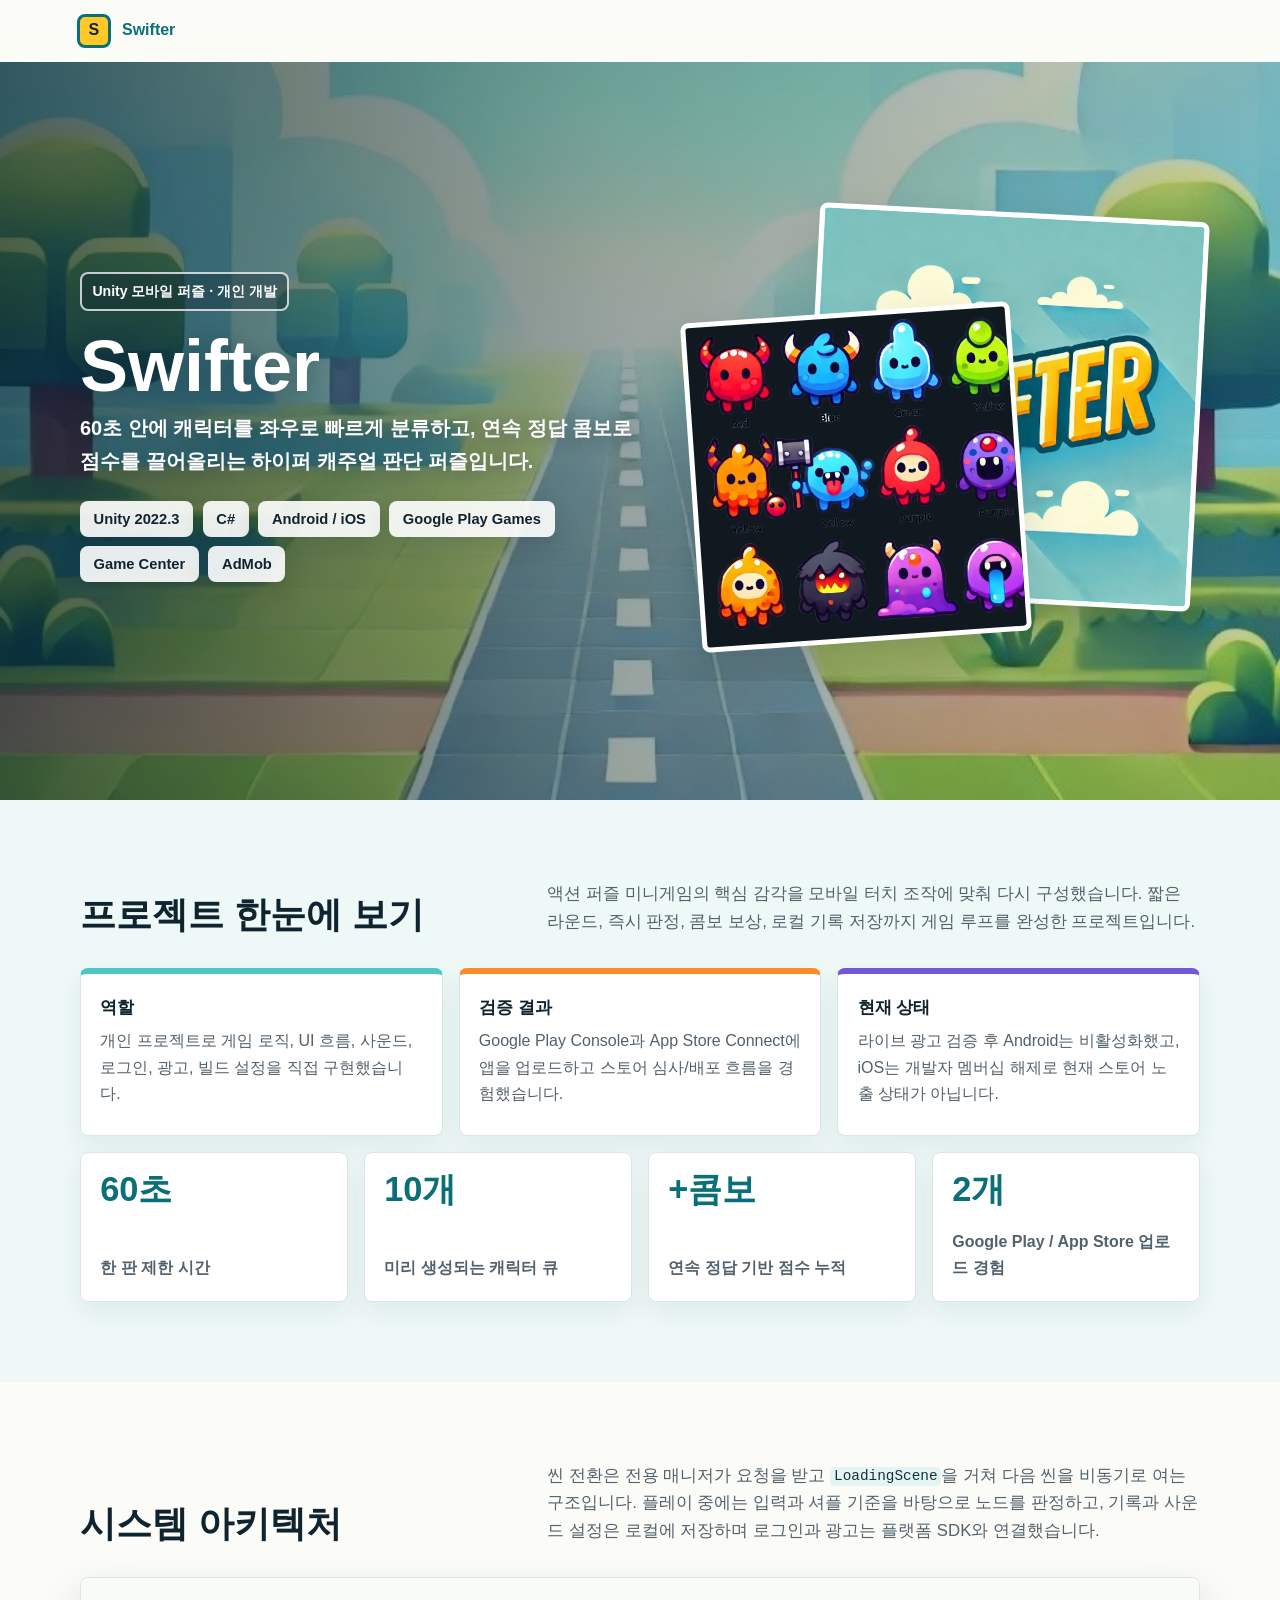
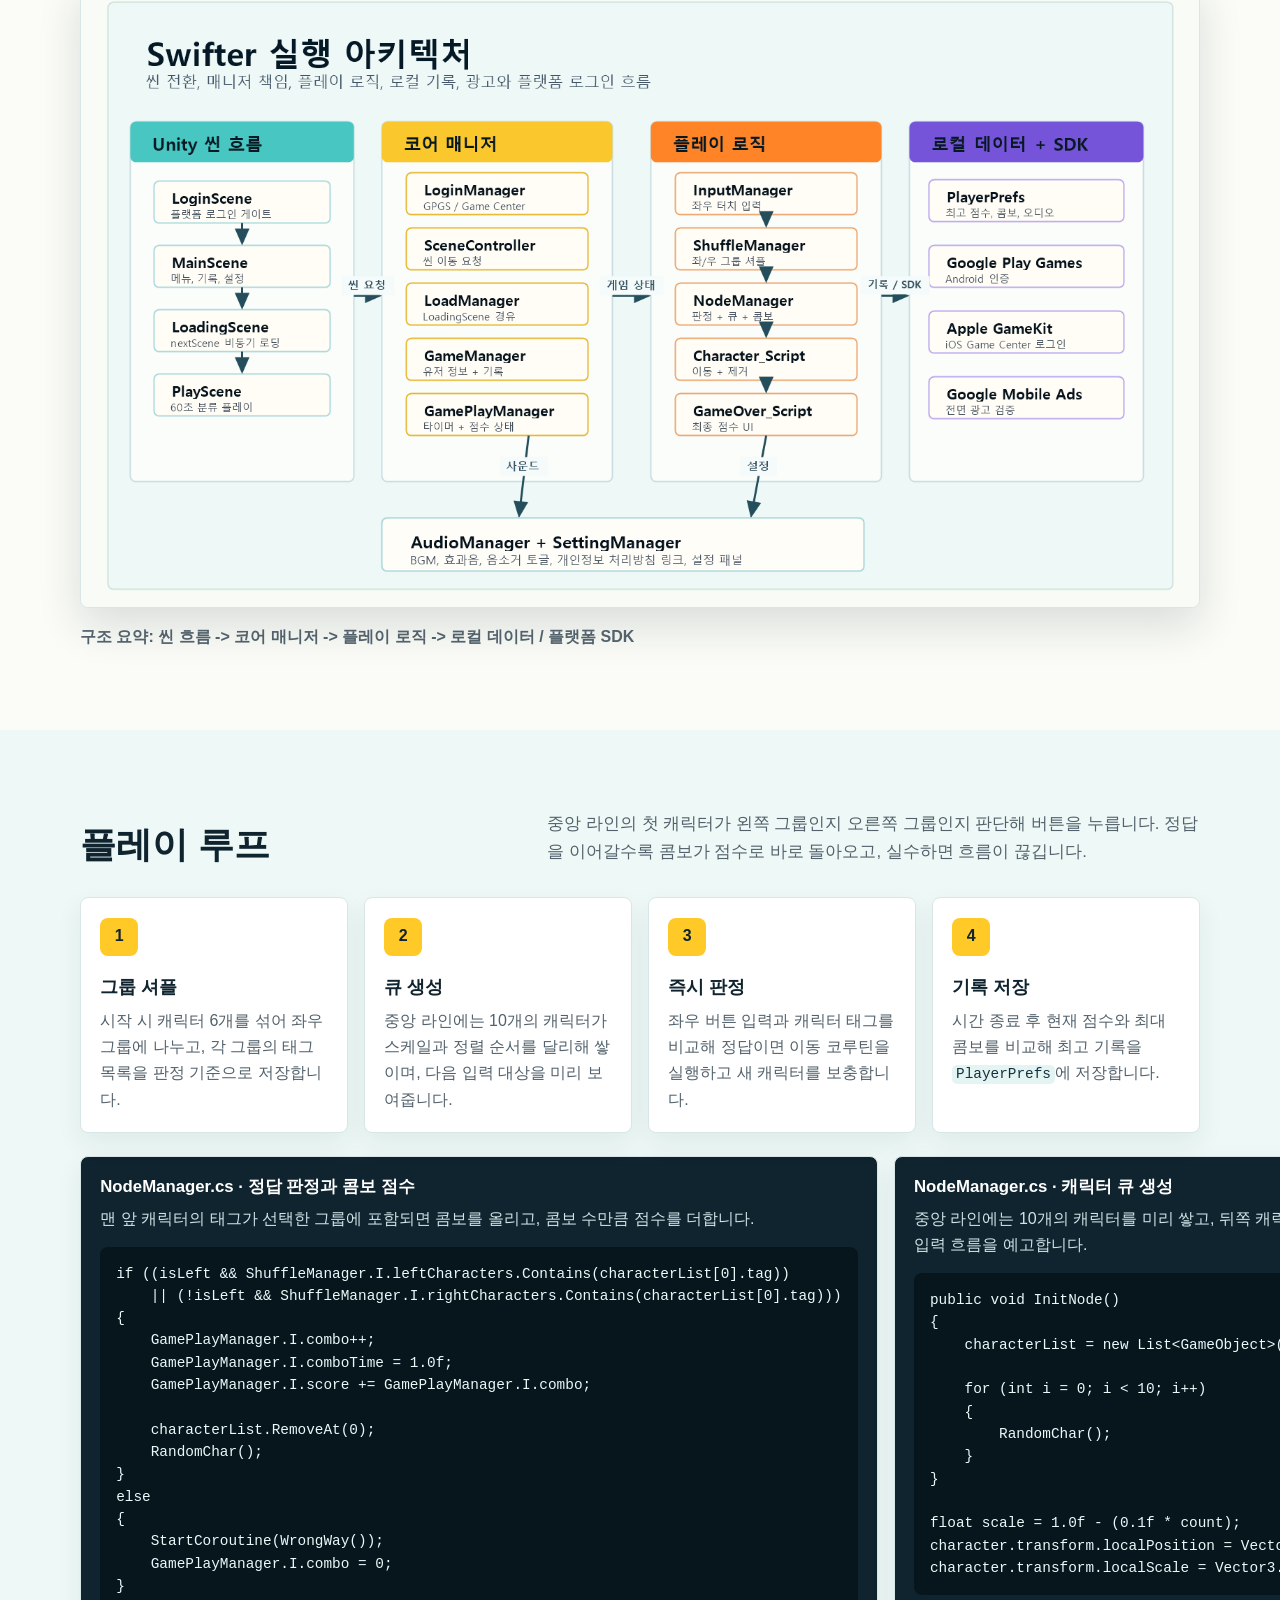
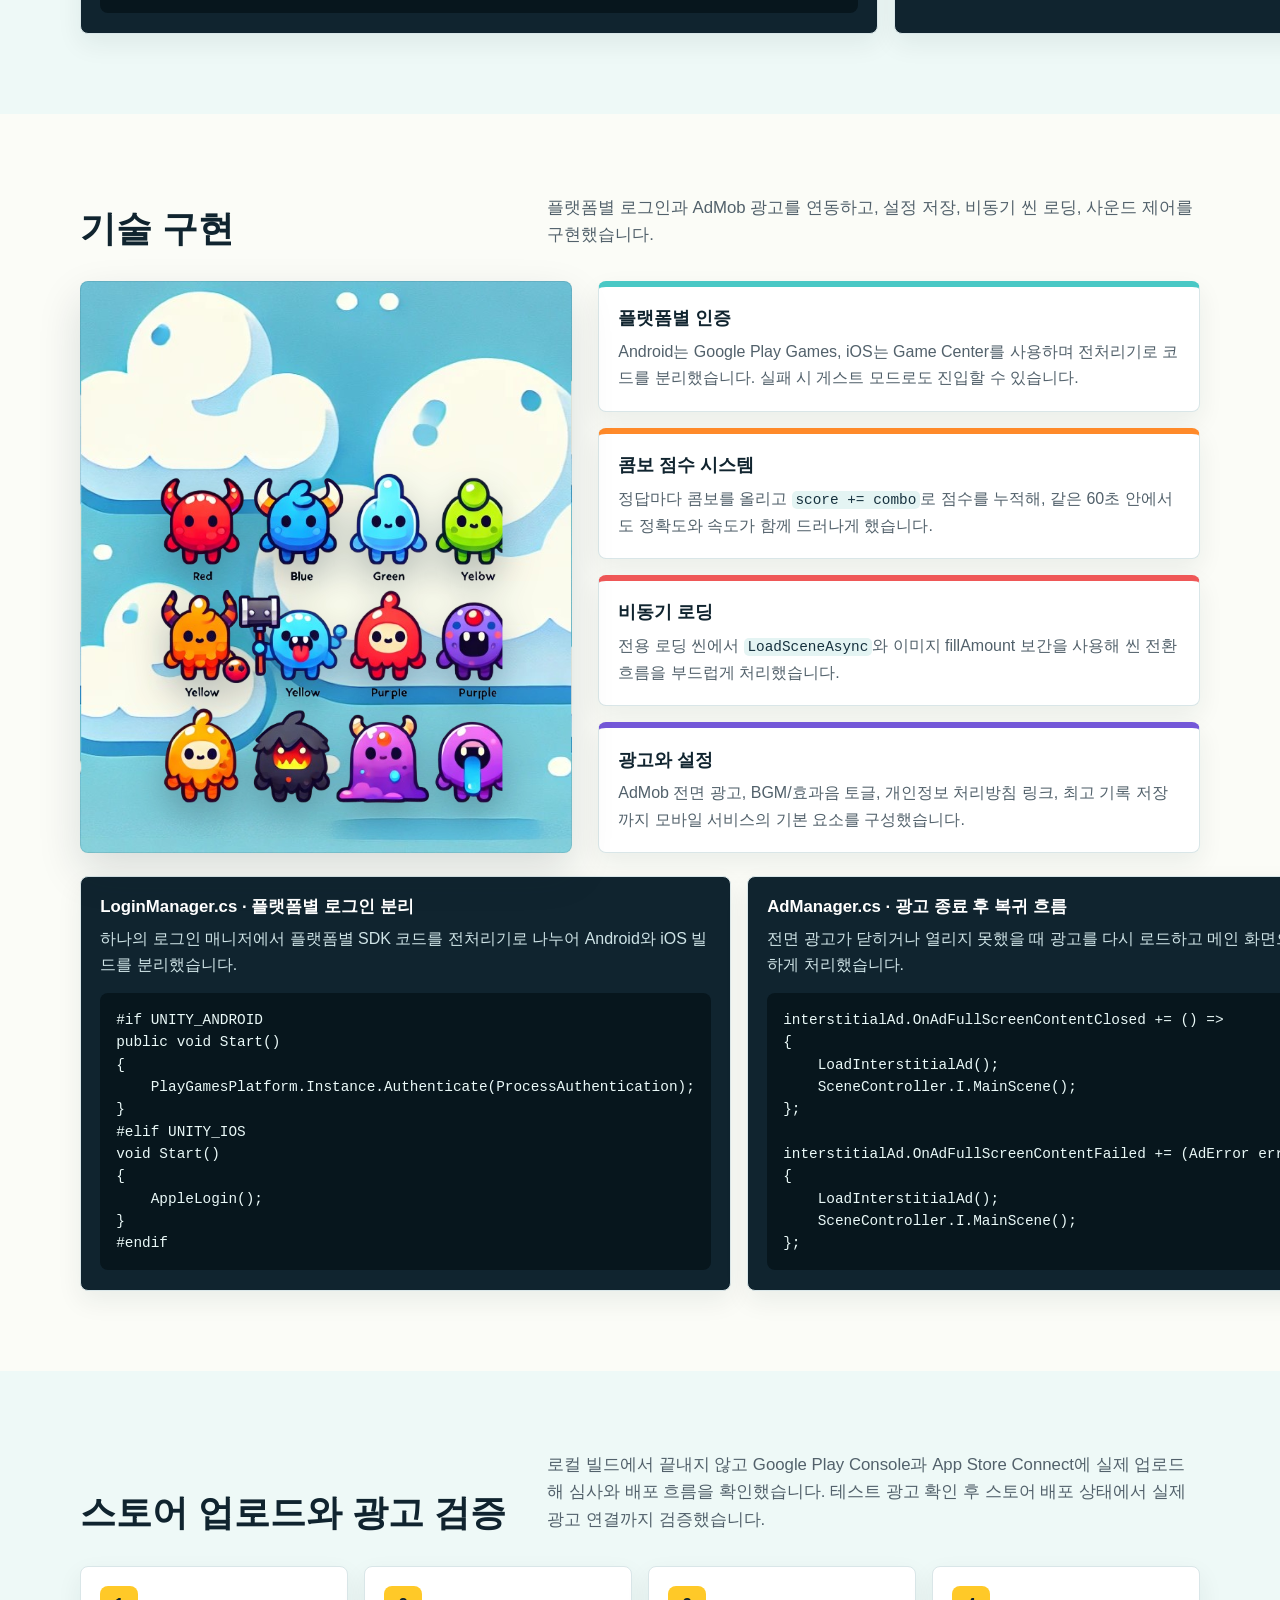
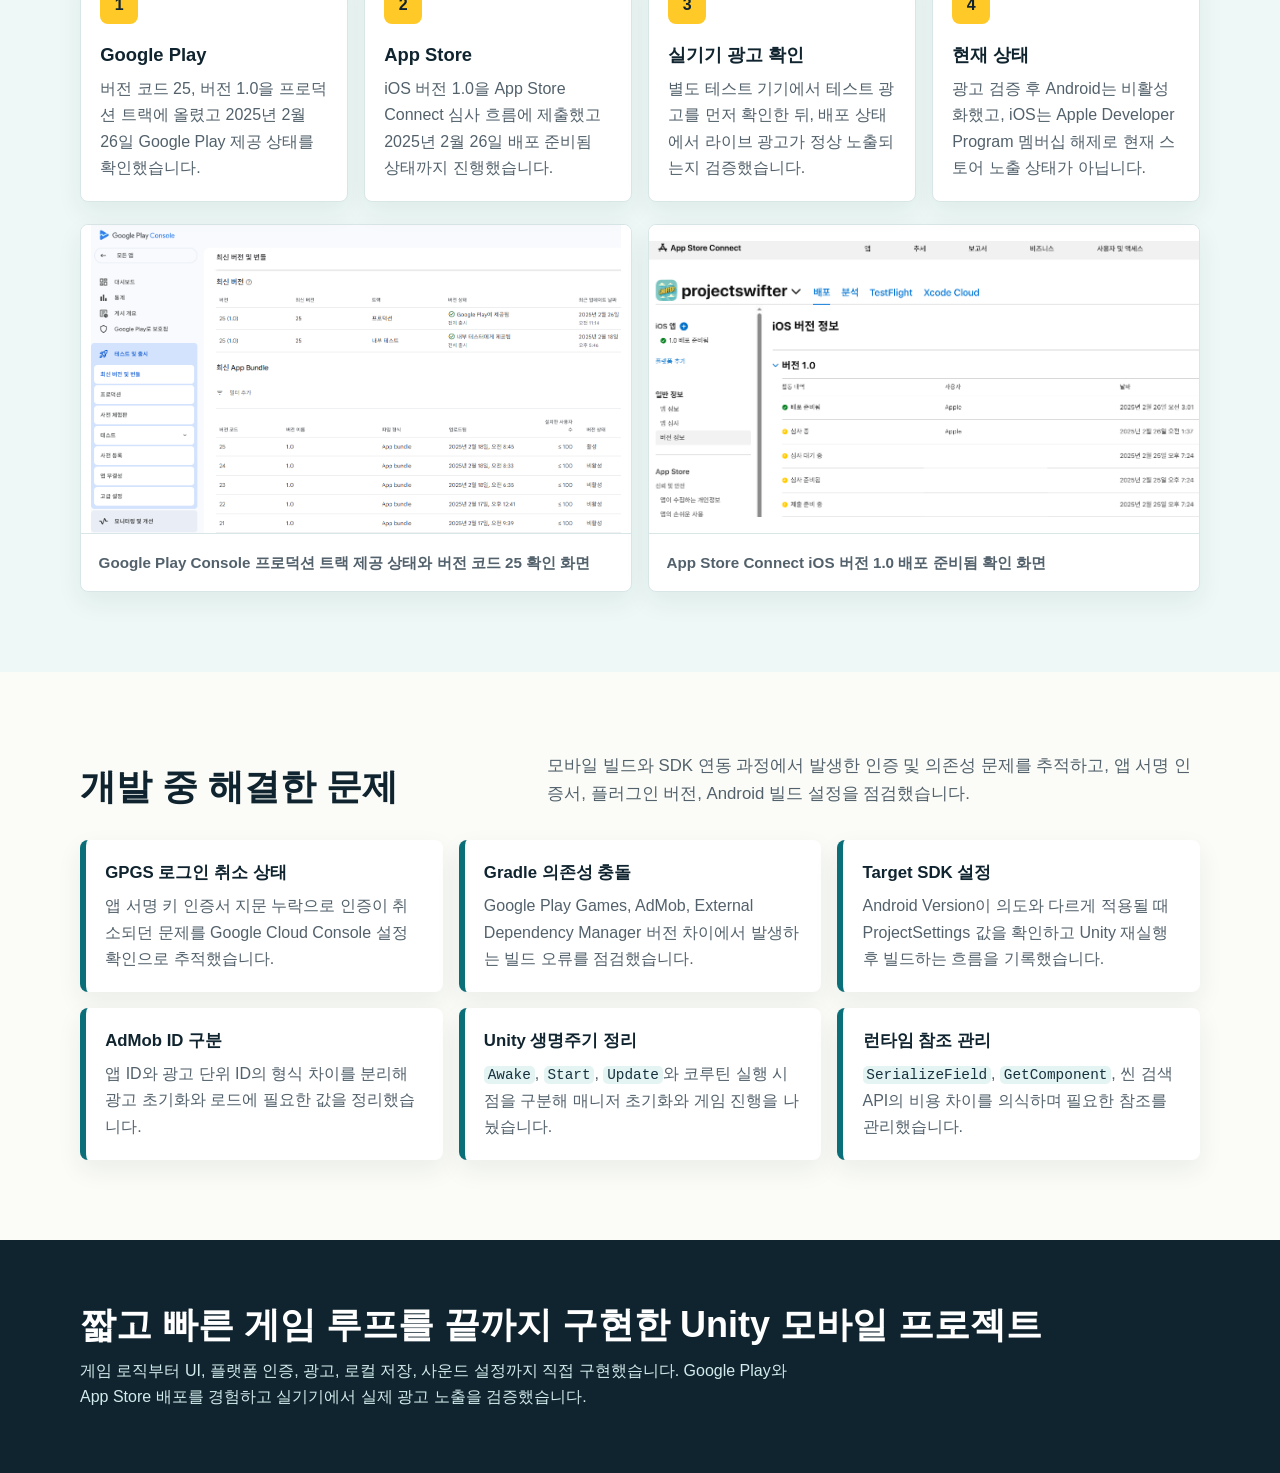
<file: projects/Swifter_Portfolio.html>
<!doctype html>
<html lang="ko">
<head>
  <meta charset="utf-8">
  <meta name="viewport" content="width=device-width, initial-scale=1">
  <title>Swifter - Unity 모바일 게임 포트폴리오</title>
  <meta name="description" content="Unity와 C#으로 제작한 모바일 하이퍼 캐주얼 퍼즐 게임 Swifter 포트폴리오">
  <style>
    :root {
      --ink: #10242f;
      --muted: #52616b;
      --paper: #fbfcf7;
      --surface: #ffffff;
      --line: #d9e6e8;
      --teal: #49c8c5;
      --deep-teal: #0b6f79;
      --yellow: #ffc928;
      --orange: #ff8a2a;
      --coral: #ef5757;
      --violet: #7357d8;
      --shadow: 0 18px 44px rgba(16, 36, 47, 0.14);
    }

    * {
      box-sizing: border-box;
    }

    html {
      scroll-behavior: smooth;
    }

    body {
      margin: 0;
      color: var(--ink);
      background: var(--paper);
      font-family: "Pretendard", "Noto Sans KR", "Apple SD Gothic Neo", "Malgun Gothic", Arial, sans-serif;
      font-size: 16px;
      line-height: 1.65;
      letter-spacing: 0;
    }

    img {
      max-width: 100%;
      display: block;
    }

    a {
      color: inherit;
      text-decoration: none;
    }

    .topbar {
      position: sticky;
      top: 0;
      z-index: 10;
      display: flex;
      align-items: center;
      justify-content: flex-start;
      gap: 1rem;
      padding: 0.85rem 6vw;
      border-bottom: 1px solid rgba(255, 255, 255, 0.55);
      background: rgba(251, 252, 247, 0.9);
      backdrop-filter: blur(16px);
    }

    .brand {
      display: inline-flex;
      align-items: center;
      gap: 0.7rem;
      font-weight: 900;
      color: var(--deep-teal);
    }

    .brand-mark {
      width: 34px;
      height: 34px;
      border: 3px solid var(--deep-teal);
      border-radius: 8px;
      display: grid;
      place-items: center;
      background: var(--yellow);
      color: var(--ink);
      font-weight: 900;
    }

    .hero {
      position: relative;
      min-height: 82vh;
      overflow: hidden;
      background-image: url("../Image/Swifter_Portfolio/Background.jpg");
      background-size: cover;
      background-position: center;
      isolation: isolate;
    }

    .hero::before {
      content: "";
      position: absolute;
      inset: 0;
      z-index: -1;
      background: linear-gradient(90deg, rgba(9, 35, 45, 0.72) 0%, rgba(9, 35, 45, 0.42) 48%, rgba(9, 35, 45, 0.22) 100%);
    }

    .hero-inner {
      width: min(1120px, 88vw);
      min-height: 82vh;
      margin: 0 auto;
      display: grid;
      grid-template-columns: 1.05fr 0.95fr;
      align-items: center;
      gap: 3rem;
      padding: 3.5rem 0 4rem;
    }

    .eyebrow {
      display: inline-flex;
      width: max-content;
      align-items: center;
      gap: 0.5rem;
      padding: 0.35rem 0.65rem;
      border: 2px solid rgba(255, 255, 255, 0.75);
      border-radius: 8px;
      color: #ffffff;
      background: rgba(16, 36, 47, 0.36);
      font-size: 0.88rem;
      font-weight: 800;
    }

    h1 {
      margin: 1.3rem 0 0.65rem;
      color: #ffffff;
      font-size: 4.5rem;
      line-height: 0.98;
      letter-spacing: 0;
      text-shadow: 0 5px 22px rgba(16, 36, 47, 0.35);
    }

    .hero-copy {
      max-width: 660px;
      margin: 0;
      color: #ffffff;
      font-size: 1.25rem;
      font-weight: 700;
      text-shadow: 0 4px 18px rgba(16, 36, 47, 0.42);
    }

    .hero-tags {
      display: flex;
      flex-wrap: wrap;
      gap: 0.6rem;
      margin-top: 1.4rem;
    }

    .hero-tags span {
      display: inline-flex;
      align-items: center;
      min-height: 36px;
      padding: 0 0.85rem;
      border-radius: 8px;
      background: rgba(255, 255, 255, 0.9);
      color: var(--ink);
      font-size: 0.92rem;
      font-weight: 800;
      box-shadow: 0 10px 24px rgba(16, 36, 47, 0.15);
    }

    .hero-art {
      position: relative;
      min-height: 430px;
    }

    .logo-panel {
      position: absolute;
      top: 0;
      right: 0;
      width: min(390px, 100%);
      border: 5px solid rgba(255, 255, 255, 0.9);
      border-radius: 8px;
      box-shadow: var(--shadow);
      overflow: hidden;
      transform: rotate(3deg);
      background: var(--surface);
    }

    .character-panel {
      position: absolute;
      left: 0;
      bottom: 0;
      width: min(330px, 82%);
      border: 5px solid #ffffff;
      border-radius: 8px;
      background: #101820;
      box-shadow: var(--shadow);
      overflow: hidden;
      transform: rotate(-4deg);
    }

    main {
      overflow: hidden;
    }

    .section {
      padding: 5rem 6vw;
    }

    .section:nth-of-type(even) {
      background: #eef9f7;
    }

    .section-inner {
      width: min(1120px, 100%);
      margin: 0 auto;
    }

    .section-head {
      display: grid;
      grid-template-columns: 0.8fr 1.2fr;
      gap: 2rem;
      align-items: end;
      margin-bottom: 2rem;
    }

    h2 {
      margin: 0;
      color: var(--ink);
      font-size: 2.25rem;
      line-height: 1.15;
      letter-spacing: 0;
    }

    .section-head p {
      margin: 0;
      color: var(--muted);
      font-size: 1.05rem;
    }

    .metrics {
      display: grid;
      grid-template-columns: repeat(4, 1fr);
      gap: 1rem;
    }

    .summary-grid {
      display: grid;
      grid-template-columns: repeat(3, 1fr);
      gap: 1rem;
      margin-bottom: 1rem;
    }

    .metric,
    .feature,
    .note,
    .summary-card,
    .code-card {
      border: 1px solid var(--line);
      border-radius: 8px;
      background: var(--surface);
      box-shadow: 0 10px 26px rgba(16, 36, 47, 0.07);
    }

    .metric {
      padding: 1.2rem;
      min-height: 150px;
      display: flex;
      flex-direction: column;
      justify-content: space-between;
    }

    .summary-card {
      padding: 1.2rem;
      min-height: 168px;
      border-top: 6px solid var(--teal);
    }

    .summary-card:nth-child(2) {
      border-top-color: var(--orange);
    }

    .summary-card:nth-child(3) {
      border-top-color: var(--violet);
    }

    .summary-card strong {
      display: block;
      margin-bottom: 0.45rem;
      font-size: 1.08rem;
    }

    .summary-card p {
      margin: 0;
      color: var(--muted);
    }

    .metric strong {
      color: var(--deep-teal);
      font-size: 2.15rem;
      line-height: 1;
    }

    .metric span {
      color: var(--muted);
      font-weight: 700;
    }

    .flow {
      display: grid;
      grid-template-columns: repeat(4, 1fr);
      gap: 1rem;
      counter-reset: step;
    }

    .feature {
      min-height: 230px;
      padding: 1.2rem;
      position: relative;
      overflow: hidden;
    }

    .feature::before {
      counter-increment: step;
      content: counter(step);
      display: grid;
      place-items: center;
      width: 38px;
      height: 38px;
      margin-bottom: 1.2rem;
      border-radius: 8px;
      background: var(--yellow);
      color: var(--ink);
      font-weight: 900;
    }

    .feature h3,
    .note h3 {
      margin: 0 0 0.55rem;
      font-size: 1.15rem;
      line-height: 1.3;
    }

    .feature p,
    .note p {
      margin: 0;
      color: var(--muted);
    }

    .logic-grid {
      display: grid;
      grid-template-columns: 0.9fr 1.1fr;
      gap: 1.6rem;
      align-items: stretch;
    }

    .architecture-frame {
      margin: 0;
      overflow: hidden;
      border: 1px solid var(--line);
      border-radius: 8px;
      background: var(--surface);
      box-shadow: var(--shadow);
    }

    .architecture-frame img {
      width: 100%;
      background: #fbfcf7;
    }

    .diagram-caption {
      margin: 1rem 0 0;
      color: var(--muted);
      font-weight: 700;
    }

    .phone-shot {
      min-height: 560px;
      border-radius: 8px;
      background: url("../Image/Swifter_Portfolio/Background2.jpg") center / cover;
      box-shadow: var(--shadow);
      border: 1px solid rgba(16, 36, 47, 0.1);
      position: relative;
      overflow: hidden;
    }

    .phone-shot img {
      position: absolute;
      left: 50%;
      bottom: 2rem;
      width: 72%;
      transform: translateX(-50%);
      filter: drop-shadow(0 18px 18px rgba(16, 36, 47, 0.28));
    }

    .logic-list {
      display: grid;
      gap: 1rem;
    }

    .note {
      padding: 1.2rem;
    }

    .note.accent-teal {
      border-top: 6px solid var(--teal);
    }

    .note.accent-orange {
      border-top: 6px solid var(--orange);
    }

    .note.accent-coral {
      border-top: 6px solid var(--coral);
    }

    .note.accent-violet {
      border-top: 6px solid var(--violet);
    }

    .tech-list {
      display: grid;
      grid-template-columns: repeat(3, 1fr);
      gap: 1rem;
      margin: 0;
      padding: 0;
      list-style: none;
    }

    .tech-list li {
      min-height: 132px;
      padding: 1.2rem;
      border-left: 6px solid var(--deep-teal);
      border-radius: 8px;
      background: var(--surface);
      box-shadow: 0 10px 26px rgba(16, 36, 47, 0.07);
    }

    .tech-list strong {
      display: block;
      margin-bottom: 0.4rem;
      font-size: 1.05rem;
    }

    .tech-list span {
      color: var(--muted);
    }

    .code-grid {
      display: grid;
      grid-template-columns: repeat(2, 1fr);
      gap: 1rem;
      margin-top: 1.4rem;
    }

    .code-card {
      padding: 1.2rem;
      background: var(--ink);
      color: #ffffff;
    }

    .code-card h3 {
      margin: 0;
      color: #ffffff;
      font-size: 1.05rem;
      line-height: 1.35;
    }

    .code-card p {
      margin: 0.45rem 0 0;
      color: #cfe4e7;
    }

    pre {
      margin: 0.9rem 0 0;
      padding: 1rem;
      border-radius: 8px;
      overflow: auto;
      background: #07161d;
      color: #eaf9f8;
      font-size: 0.9rem;
      line-height: 1.55;
    }

    .evidence-grid {
      display: grid;
      grid-template-columns: repeat(2, 1fr);
      gap: 1rem;
      margin-top: 1.4rem;
    }

    .evidence {
      margin: 0;
      overflow: hidden;
      border: 1px solid var(--line);
      border-radius: 8px;
      background: var(--surface);
      box-shadow: 0 10px 26px rgba(16, 36, 47, 0.07);
    }

    .evidence img {
      width: 100%;
      aspect-ratio: 16 / 9;
      object-fit: contain;
      object-position: center;
      background: #ffffff;
      border-bottom: 1px solid var(--line);
    }

    .evidence figcaption {
      padding: 1rem 1.1rem;
      color: var(--muted);
      font-size: 0.95rem;
      font-weight: 700;
    }

    code {
      font-family: "Cascadia Mono", Consolas, monospace;
      font-size: 0.9rem;
      color: #16313e;
      overflow-wrap: anywhere;
    }

    p code,
    li code {
      padding: 0.08rem 0.24rem;
      border-radius: 5px;
      background: #e4f4f3;
    }

    pre code {
      padding: 0;
      background: transparent;
      color: inherit;
      font-size: inherit;
      overflow-wrap: normal;
    }

    .closing {
      background: var(--ink);
      color: #ffffff;
      padding: 4rem 6vw;
    }

    .closing-inner {
      width: min(1120px, 100%);
      margin: 0 auto;
      display: grid;
      grid-template-columns: 1fr auto;
      gap: 2rem;
      align-items: center;
    }

    .closing h2 {
      color: #ffffff;
    }

    .closing p {
      margin: 0.8rem 0 0;
      color: #d2ebec;
      max-width: 720px;
    }

    .links {
      display: flex;
      flex-wrap: wrap;
      gap: 0.7rem;
      justify-content: flex-end;
    }

    .links a {
      min-height: 44px;
      display: inline-flex;
      align-items: center;
      padding: 0 1rem;
      border-radius: 8px;
      background: var(--yellow);
      color: var(--ink);
      font-weight: 900;
    }

    .links a.secondary {
      background: transparent;
      color: #ffffff;
      border: 2px solid rgba(255, 255, 255, 0.45);
    }

    @media (max-width: 920px) {
      .hero-inner,
      .section-head,
      .logic-grid,
      .closing-inner {
        grid-template-columns: 1fr;
      }

      .hero-inner {
        gap: 1rem;
        padding-top: 2.5rem;
      }

      h1 {
        font-size: 3.2rem;
      }

      .hero-copy {
        font-size: 1.08rem;
      }

      .hero-art {
        min-height: 350px;
      }

      .metrics,
      .summary-grid,
      .flow,
      .code-grid,
      .tech-list,
      .evidence-grid {
        grid-template-columns: repeat(2, 1fr);
      }

      .closing-inner,
      .links {
        justify-content: flex-start;
      }
    }

    @media (max-width: 640px) {
      .topbar {
        position: relative;
        align-items: center;
      }

      .hero,
      .hero-inner {
        min-height: 82vh;
      }

      h1 {
        font-size: 2.55rem;
      }

      .hero-art {
        min-height: 300px;
      }

      .logo-panel {
        width: 78%;
      }

      .character-panel {
        width: 68%;
      }

      .section {
        padding: 3.4rem 5vw;
      }

      h2 {
        font-size: 1.85rem;
      }

      .metrics,
      .summary-grid,
      .flow,
      .code-grid,
      .tech-list,
      .evidence-grid {
        grid-template-columns: 1fr;
      }

      .phone-shot {
        min-height: 450px;
      }
    }
  </style>
</head>
<body>
  <header class="topbar">
    <a class="brand" href="#top" aria-label="Swifter portfolio home">
      <span class="brand-mark">S</span>
      <span>Swifter</span>
    </a>
  </header>

  <main id="top">
    <section class="hero" aria-labelledby="hero-title">
      <div class="hero-inner">
        <div>
          <span class="eyebrow">Unity 모바일 퍼즐 · 개인 개발</span>
          <h1 id="hero-title">Swifter</h1>
          <p class="hero-copy">60초 안에 캐릭터를 좌우로 빠르게 분류하고, 연속 정답 콤보로 점수를 끌어올리는 하이퍼 캐주얼 판단 퍼즐입니다.</p>
          <div class="hero-tags" aria-label="프로젝트 키워드">
            <span>Unity 2022.3</span>
            <span>C#</span>
            <span>Android / iOS</span>
            <span>Google Play Games</span>
            <span>Game Center</span>
            <span>AdMob</span>
          </div>
        </div>
        <div class="hero-art" aria-label="Swifter 게임 아트">
          <div class="logo-panel">
            <img src="../Image/Swifter_Portfolio/swifter%20logo.png" alt="Swifter 로고">
          </div>
          <div class="character-panel">
            <img src="../Image/Swifter_Portfolio/Character-Image.png" alt="Swifter 캐릭터 모음">
          </div>
        </div>
      </div>
    </section>

    <section class="section" id="overview">
      <div class="section-inner">
        <div class="section-head">
          <h2>프로젝트 한눈에 보기</h2>
          <p>액션 퍼즐 미니게임의 핵심 감각을 모바일 터치 조작에 맞춰 다시 구성했습니다. 짧은 라운드, 즉시 판정, 콤보 보상, 로컬 기록 저장까지 게임 루프를 완성한 프로젝트입니다.</p>
        </div>
        <div class="summary-grid" aria-label="프로젝트 요약">
          <article class="summary-card">
            <strong>역할</strong>
            <p>개인 프로젝트로 게임 로직, UI 흐름, 사운드, 로그인, 광고, 빌드 설정을 직접 구현했습니다.</p>
          </article>
          <article class="summary-card">
            <strong>검증 결과</strong>
            <p>Google Play Console과 App Store Connect에 앱을 업로드하고 스토어 심사/배포 흐름을 경험했습니다.</p>
          </article>
          <article class="summary-card">
            <strong>현재 상태</strong>
            <p>라이브 광고 검증 후 Android는 비활성화했고, iOS는 개발자 멤버십 해제로 현재 스토어 노출 상태가 아닙니다.</p>
          </article>
        </div>
        <div class="metrics" aria-label="프로젝트 지표">
          <div class="metric">
            <strong>60초</strong>
            <span>한 판 제한 시간</span>
          </div>
          <div class="metric">
            <strong>10개</strong>
            <span>미리 생성되는 캐릭터 큐</span>
          </div>
          <div class="metric">
            <strong>+콤보</strong>
            <span>연속 정답 기반 점수 누적</span>
          </div>
          <div class="metric">
            <strong>2개</strong>
            <span>Google Play / App Store 업로드 경험</span>
          </div>
        </div>
      </div>
    </section>

    <section class="section" id="architecture">
      <div class="section-inner">
        <div class="section-head">
          <h2>시스템 아키텍처</h2>
          <p>씬 전환은 전용 매니저가 요청을 받고 <code>LoadingScene</code>을 거쳐 다음 씬을 비동기로 여는 구조입니다. 플레이 중에는 입력과 셔플 기준을 바탕으로 노드를 판정하고, 기록과 사운드 설정은 로컬에 저장하며 로그인과 광고는 플랫폼 SDK와 연결했습니다.</p>
        </div>
        <figure class="architecture-frame">
          <img src="../Image/Swifter_Portfolio/swifter-architecture.png" alt="Swifter의 씬 흐름, 코어 매니저, 플레이 로직, 외부 서비스를 보여주는 아키텍처 설계도">
        </figure>
        <p class="diagram-caption">구조 요약: 씬 흐름 -> 코어 매니저 -> 플레이 로직 -> 로컬 데이터 / 플랫폼 SDK</p>
      </div>
    </section>

    <section class="section" id="play">
      <div class="section-inner">
        <div class="section-head">
          <h2>플레이 루프</h2>
          <p>중앙 라인의 첫 캐릭터가 왼쪽 그룹인지 오른쪽 그룹인지 판단해 버튼을 누릅니다. 정답을 이어갈수록 콤보가 점수로 바로 돌아오고, 실수하면 흐름이 끊깁니다.</p>
        </div>
        <div class="flow">
          <article class="feature">
            <h3>그룹 셔플</h3>
            <p>시작 시 캐릭터 6개를 섞어 좌우 그룹에 나누고, 각 그룹의 태그 목록을 판정 기준으로 저장합니다.</p>
          </article>
          <article class="feature">
            <h3>큐 생성</h3>
            <p>중앙 라인에는 10개의 캐릭터가 스케일과 정렬 순서를 달리해 쌓이며, 다음 입력 대상을 미리 보여줍니다.</p>
          </article>
          <article class="feature">
            <h3>즉시 판정</h3>
            <p>좌우 버튼 입력과 캐릭터 태그를 비교해 정답이면 이동 코루틴을 실행하고 새 캐릭터를 보충합니다.</p>
          </article>
          <article class="feature">
            <h3>기록 저장</h3>
            <p>시간 종료 후 현재 점수와 최대 콤보를 비교해 최고 기록을 <code>PlayerPrefs</code>에 저장합니다.</p>
          </article>
        </div>
        <div class="code-grid" aria-label="플레이 로직 코드 예시">
          <article class="code-card">
            <h3>NodeManager.cs · 정답 판정과 콤보 점수</h3>
            <p>맨 앞 캐릭터의 태그가 선택한 그룹에 포함되면 콤보를 올리고, 콤보 수만큼 점수를 더합니다.</p>
            <pre><code>if ((isLeft &amp;&amp; ShuffleManager.I.leftCharacters.Contains(characterList[0].tag))
    || (!isLeft &amp;&amp; ShuffleManager.I.rightCharacters.Contains(characterList[0].tag)))
{
    GamePlayManager.I.combo++;
    GamePlayManager.I.comboTime = 1.0f;
    GamePlayManager.I.score += GamePlayManager.I.combo;

    characterList.RemoveAt(0);
    RandomChar();
}
else
{
    StartCoroutine(WrongWay());
    GamePlayManager.I.combo = 0;
}</code></pre>
          </article>
          <article class="code-card">
            <h3>NodeManager.cs · 캐릭터 큐 생성</h3>
            <p>중앙 라인에는 10개의 캐릭터를 미리 쌓고, 뒤쪽 캐릭터일수록 작게 보여 다음 입력 흐름을 예고합니다.</p>
            <pre><code>public void InitNode()
{
    characterList = new List&lt;GameObject&gt;();

    for (int i = 0; i &lt; 10; i++)
    {
        RandomChar();
    }
}

float scale = 1.0f - (0.1f * count);
character.transform.localPosition = Vector3.up * yPos[count];
character.transform.localScale = Vector3.one * scale;</code></pre>
          </article>
        </div>
      </div>
    </section>

    <section class="section" id="tech">
      <div class="section-inner">
        <div class="section-head">
          <h2>기술 구현</h2>
          <p>플랫폼별 로그인과 AdMob 광고를 연동하고, 설정 저장, 비동기 씬 로딩, 사운드 제어를 구현했습니다.</p>
        </div>
        <div class="logic-grid">
          <div class="phone-shot">
            <img src="../Image/Swifter_Portfolio/Character-Image.png" alt="게임 캐릭터 아트">
          </div>
          <div class="logic-list">
            <article class="note accent-teal">
              <h3>플랫폼별 인증</h3>
              <p>Android는 Google Play Games, iOS는 Game Center를 사용하며 전처리기로 코드를 분리했습니다. 실패 시 게스트 모드로도 진입할 수 있습니다.</p>
            </article>
            <article class="note accent-orange">
              <h3>콤보 점수 시스템</h3>
              <p>정답마다 콤보를 올리고 <code>score += combo</code>로 점수를 누적해, 같은 60초 안에서도 정확도와 속도가 함께 드러나게 했습니다.</p>
            </article>
            <article class="note accent-coral">
              <h3>비동기 로딩</h3>
              <p>전용 로딩 씬에서 <code>LoadSceneAsync</code>와 이미지 fillAmount 보간을 사용해 씬 전환 흐름을 부드럽게 처리했습니다.</p>
            </article>
            <article class="note accent-violet">
              <h3>광고와 설정</h3>
              <p>AdMob 전면 광고, BGM/효과음 토글, 개인정보 처리방침 링크, 최고 기록 저장까지 모바일 서비스의 기본 요소를 구성했습니다.</p>
            </article>
          </div>
        </div>
        <div class="code-grid" aria-label="모바일 연동 코드 예시">
          <article class="code-card">
            <h3>LoginManager.cs · 플랫폼별 로그인 분리</h3>
            <p>하나의 로그인 매니저에서 플랫폼별 SDK 코드를 전처리기로 나누어 Android와 iOS 빌드를 분리했습니다.</p>
            <pre><code>#if UNITY_ANDROID
public void Start()
{
    PlayGamesPlatform.Instance.Authenticate(ProcessAuthentication);
}
#elif UNITY_IOS
void Start()
{
    AppleLogin();
}
#endif</code></pre>
          </article>
          <article class="code-card">
            <h3>AdManager.cs · 광고 종료 후 복귀 흐름</h3>
            <p>전면 광고가 닫히거나 열리지 못했을 때 광고를 다시 로드하고 메인 화면으로 복귀하게 처리했습니다.</p>
            <pre><code>interstitialAd.OnAdFullScreenContentClosed += () =&gt;
{
    LoadInterstitialAd();
    SceneController.I.MainScene();
};

interstitialAd.OnAdFullScreenContentFailed += (AdError error) =&gt;
{
    LoadInterstitialAd();
    SceneController.I.MainScene();
};</code></pre>
          </article>
        </div>
      </div>
    </section>

    <section class="section" id="release">
      <div class="section-inner">
        <div class="section-head">
          <h2>스토어 업로드와 광고 검증</h2>
          <p>로컬 빌드에서 끝내지 않고 Google Play Console과 App Store Connect에 실제 업로드해 심사와 배포 흐름을 확인했습니다. 테스트 광고 확인 후 스토어 배포 상태에서 실제 광고 연결까지 검증했습니다.</p>
        </div>
        <div class="flow">
          <article class="feature">
            <h3>Google Play</h3>
            <p>버전 코드 25, 버전 1.0을 프로덕션 트랙에 올렸고 2025년 2월 26일 Google Play 제공 상태를 확인했습니다.</p>
          </article>
          <article class="feature">
            <h3>App Store</h3>
            <p>iOS 버전 1.0을 App Store Connect 심사 흐름에 제출했고 2025년 2월 26일 배포 준비됨 상태까지 진행했습니다.</p>
          </article>
          <article class="feature">
            <h3>실기기 광고 확인</h3>
            <p>별도 테스트 기기에서 테스트 광고를 먼저 확인한 뒤, 배포 상태에서 라이브 광고가 정상 노출되는지 검증했습니다.</p>
          </article>
          <article class="feature">
            <h3>현재 상태</h3>
            <p>광고 검증 후 Android는 비활성화했고, iOS는 Apple Developer Program 멤버십 해제로 현재 스토어 노출 상태가 아닙니다.</p>
          </article>
        </div>
        <div class="evidence-grid" aria-label="스토어 업로드 증빙 이미지">
          <figure class="evidence">
            <img src="../Image/Swifter_Portfolio/google-play-console-evidence.png" alt="Google Play Console에서 Swifter 프로덕션 버전이 Google Play에 제공됨으로 표시된 화면" loading="lazy">
            <figcaption>Google Play Console 프로덕션 트랙 제공 상태와 버전 코드 25 확인 화면</figcaption>
          </figure>
          <figure class="evidence">
            <img src="../Image/Swifter_Portfolio/app-store-connect-evidence.png" alt="App Store Connect에서 Swifter iOS 버전 1.0이 배포 준비됨으로 표시된 화면" loading="lazy">
            <figcaption>App Store Connect iOS 버전 1.0 배포 준비됨 확인 화면</figcaption>
          </figure>
        </div>
      </div>
    </section>

    <section class="section">
      <div class="section-inner">
        <div class="section-head">
          <h2>개발 중 해결한 문제</h2>
          <p>모바일 빌드와 SDK 연동 과정에서 발생한 인증 및 의존성 문제를 추적하고, 앱 서명 인증서, 플러그인 버전, Android 빌드 설정을 점검했습니다.</p>
        </div>
        <ul class="tech-list">
          <li><strong>GPGS 로그인 취소 상태</strong><span>앱 서명 키 인증서 지문 누락으로 인증이 취소되던 문제를 Google Cloud Console 설정 확인으로 추적했습니다.</span></li>
          <li><strong>Gradle 의존성 충돌</strong><span>Google Play Games, AdMob, External Dependency Manager 버전 차이에서 발생하는 빌드 오류를 점검했습니다.</span></li>
          <li><strong>Target SDK 설정</strong><span>Android Version이 의도와 다르게 적용될 때 ProjectSettings 값을 확인하고 Unity 재실행 후 빌드하는 흐름을 기록했습니다.</span></li>
          <li><strong>AdMob ID 구분</strong><span>앱 ID와 광고 단위 ID의 형식 차이를 분리해 광고 초기화와 로드에 필요한 값을 정리했습니다.</span></li>
          <li><strong>Unity 생명주기 정리</strong><span><code>Awake</code>, <code>Start</code>, <code>Update</code>와 코루틴 실행 시점을 구분해 매니저 초기화와 게임 진행을 나눴습니다.</span></li>
          <li><strong>런타임 참조 관리</strong><span><code>SerializeField</code>, <code>GetComponent</code>, 씬 검색 API의 비용 차이를 의식하며 필요한 참조를 관리했습니다.</span></li>
        </ul>
      </div>
    </section>
  </main>

  <footer class="closing">
    <div class="closing-inner">
      <div>
        <h2>짧고 빠른 게임 루프를 끝까지 구현한 Unity 모바일 프로젝트</h2>
        <p>게임 로직부터 UI, 플랫폼 인증, 광고, 로컬 저장, 사운드 설정까지 직접 구현했습니다. Google Play와 App Store 배포를 경험하고 실기기에서 실제 광고 노출을 검증했습니다.</p>
      </div>
    </div>
  </footer>
</body>
</html>
</file>
<file: assets/css/style.css>
:root {
  --bg: #f7f8fb;
  --surface: #ffffff;
  --surface-strong: #eef4ff;
  --text: #172033;
  --muted: #5b6578;
  --line: #d6dce8;
  --accent: #2563eb;
  --accent-dark: #1d4ed8;
  --green: #0f766e;
  --shadow: 0 18px 45px rgba(28, 39, 63, 0.1);
}

* {
  box-sizing: border-box;
}

html {
  scroll-behavior: smooth;
}

body {
  margin: 0;
  min-height: 100vh;
  color: var(--text);
  font-family: Arial, "Noto Sans KR", sans-serif;
  line-height: 1.6;
  background:
    radial-gradient(circle at 1px 1px, rgba(23, 32, 51, 0.13) 1px, transparent 0) 0 0 / 18px 18px,
    var(--bg);
}

a {
  color: inherit;
  text-decoration: none;
}

img {
  display: block;
  max-width: 100%;
}

.site-header,
main,
.project-detail {
  width: min(1120px, calc(100% - 40px));
  margin: 0 auto;
}

.site-header {
  padding: 28px 0 34px;
}

.nav {
  display: flex;
  align-items: center;
  justify-content: space-between;
  gap: 20px;
  margin-bottom: 54px;
}

.logo {
  font-size: 1rem;
  font-weight: 800;
}

.nav-links {
  display: flex;
  gap: 18px;
  color: var(--muted);
  font-size: 0.95rem;
  font-weight: 700;
}

.nav-links a:hover,
.nav-links a:focus-visible {
  color: var(--accent);
}

.intro {
  max-width: 720px;
}

.eyebrow {
  margin: 0 0 8px;
  color: var(--green);
  font-size: 0.88rem;
  font-weight: 800;
}

h1,
h2,
h3,
p {
  margin-top: 0;
}

h1 {
  margin-bottom: 16px;
  font-size: 4rem;
  line-height: 1.08;
}

.intro-copy {
  margin-bottom: 0;
  color: var(--muted);
  font-size: 1.08rem;
}

.project-section {
  padding: 24px 0 72px;
}

.section-heading {
  margin-bottom: 22px;
}

.section-heading h2 {
  margin-bottom: 0;
  font-size: 1.55rem;
}

.project-grid {
  display: grid;
  grid-template-columns: repeat(3, minmax(0, 1fr));
  gap: 28px;
}

.project-card {
  position: relative;
  display: grid;
  grid-template-rows: auto auto auto 1fr auto auto;
  gap: 9px;
  min-height: 405px;
  padding: 18px;
  border: 1px solid var(--line);
  border-radius: 8px;
  background: rgba(255, 255, 255, 0.88);
  box-shadow: var(--shadow);
  transition: transform 160ms ease, border-color 160ms ease, box-shadow 160ms ease;
}

.project-card:hover,
.project-card:focus-visible {
  transform: translateY(-5px);
  border-color: var(--accent);
  box-shadow: 0 22px 60px rgba(37, 99, 235, 0.16);
  outline: none;
}

.project-number {
  display: inline-flex;
  width: 42px;
  height: 42px;
  align-items: center;
  justify-content: center;
  border-radius: 50%;
  color: var(--accent-dark);
  background: var(--surface-strong);
  font-weight: 900;
}

.project-card img {
  width: 100%;
  aspect-ratio: 16 / 11;
  object-fit: cover;
  border: 2px solid #7b8495;
  border-radius: 6px;
  background: #ffffff;
}

.project-title {
  font-size: 1.12rem;
  font-weight: 900;
}

.project-summary {
  color: var(--muted);
  font-size: 0.96rem;
  font-weight: 800;
  line-height: 1.45;
}

.project-meta {
  display: flex;
  align-items: center;
  justify-content: space-between;
  gap: 12px;
  min-height: 34px;
  padding-top: 8px;
  border-top: 1px solid rgba(214, 220, 232, 0.85);
  color: var(--text);
  font-size: 0.94rem;
  font-weight: 800;
}

.project-meta + .project-meta {
  padding-top: 0;
  border-top: 0;
}

.project-meta strong {
  flex: 0 0 auto;
  color: var(--muted);
  font-size: 0.82rem;
  font-weight: 900;
}

.detail-header {
  padding: 28px 0 24px;
}

.back-link {
  display: inline-flex;
  margin-bottom: 34px;
  color: var(--accent-dark);
  font-weight: 800;
}

.back-link:hover,
.back-link:focus-visible {
  text-decoration: underline;
}

.detail-hero {
  display: grid;
  grid-template-columns: minmax(0, 1.05fr) minmax(300px, 0.95fr);
  gap: 34px;
  align-items: center;
}

.detail-copy h1 {
  font-size: 3.25rem;
}

.detail-meta {
  display: flex;
  flex-wrap: wrap;
  gap: 10px;
  margin-top: 22px;
}

.detail-meta span {
  padding: 8px 12px;
  border: 1px solid var(--line);
  border-radius: 999px;
  background: var(--surface);
  color: var(--muted);
  font-size: 0.9rem;
  font-weight: 800;
}

.detail-hero img {
  width: 100%;
  aspect-ratio: 16 / 11;
  object-fit: cover;
  border: 2px solid #7b8495;
  border-radius: 8px;
  background: #ffffff;
  box-shadow: var(--shadow);
}

.detail-content {
  display: grid;
  grid-template-columns: minmax(0, 1fr) 320px;
  gap: 34px;
  padding: 30px 0 76px;
}

.content-block {
  margin-bottom: 22px;
  padding: 24px;
  border: 1px solid var(--line);
  border-radius: 8px;
  background: rgba(255, 255, 255, 0.9);
}

.content-block h2,
.side-block h2 {
  margin-bottom: 12px;
  font-size: 1.24rem;
}

.content-block ul,
.side-block ul {
  margin: 0;
  padding-left: 20px;
}

.side-block {
  position: sticky;
  top: 24px;
  padding: 22px;
  border: 1px solid var(--line);
  border-radius: 8px;
  background: var(--surface);
  box-shadow: var(--shadow);
}

.image-list {
  display: grid;
  gap: 14px;
}

.image-list img {
  width: 100%;
  aspect-ratio: 16 / 10;
  object-fit: cover;
  border: 1px solid var(--line);
  border-radius: 6px;
}

@media (max-width: 860px) {
  .project-grid,
  .detail-hero,
  .detail-content {
    grid-template-columns: 1fr;
  }

  .side-block {
    position: static;
  }

  h1 {
    font-size: 3rem;
  }

  .detail-copy h1 {
    font-size: 2.6rem;
  }
}

@media (max-width: 560px) {
  .site-header,
  main,
  .project-detail {
    width: min(100% - 28px, 1120px);
  }

  .site-header {
    padding-top: 20px;
  }

  .nav {
    align-items: flex-start;
    flex-direction: column;
    margin-bottom: 38px;
  }

  .project-card {
    min-height: 380px;
  }

  .content-block,
  .side-block {
    padding: 20px;
  }

  h1 {
    font-size: 2.35rem;
  }

  .detail-copy h1 {
    font-size: 2.2rem;
  }
}
</file>
